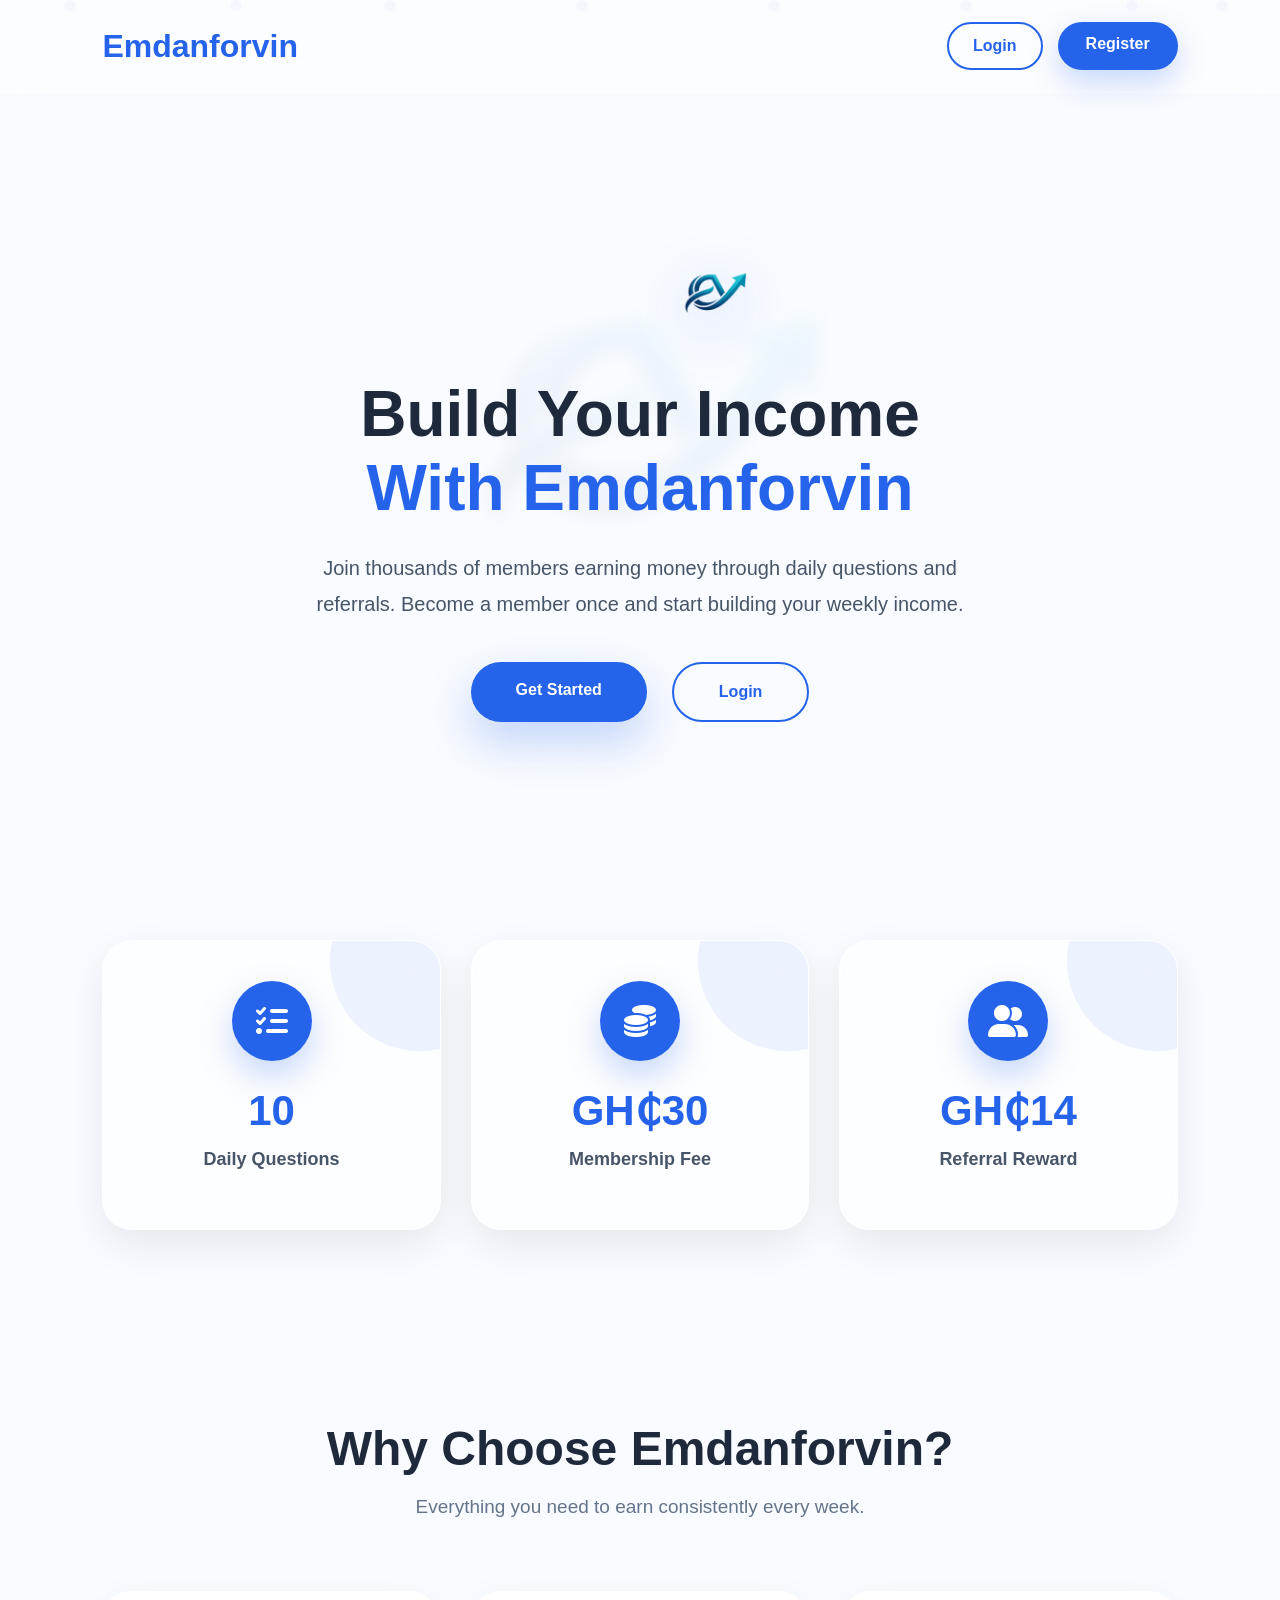
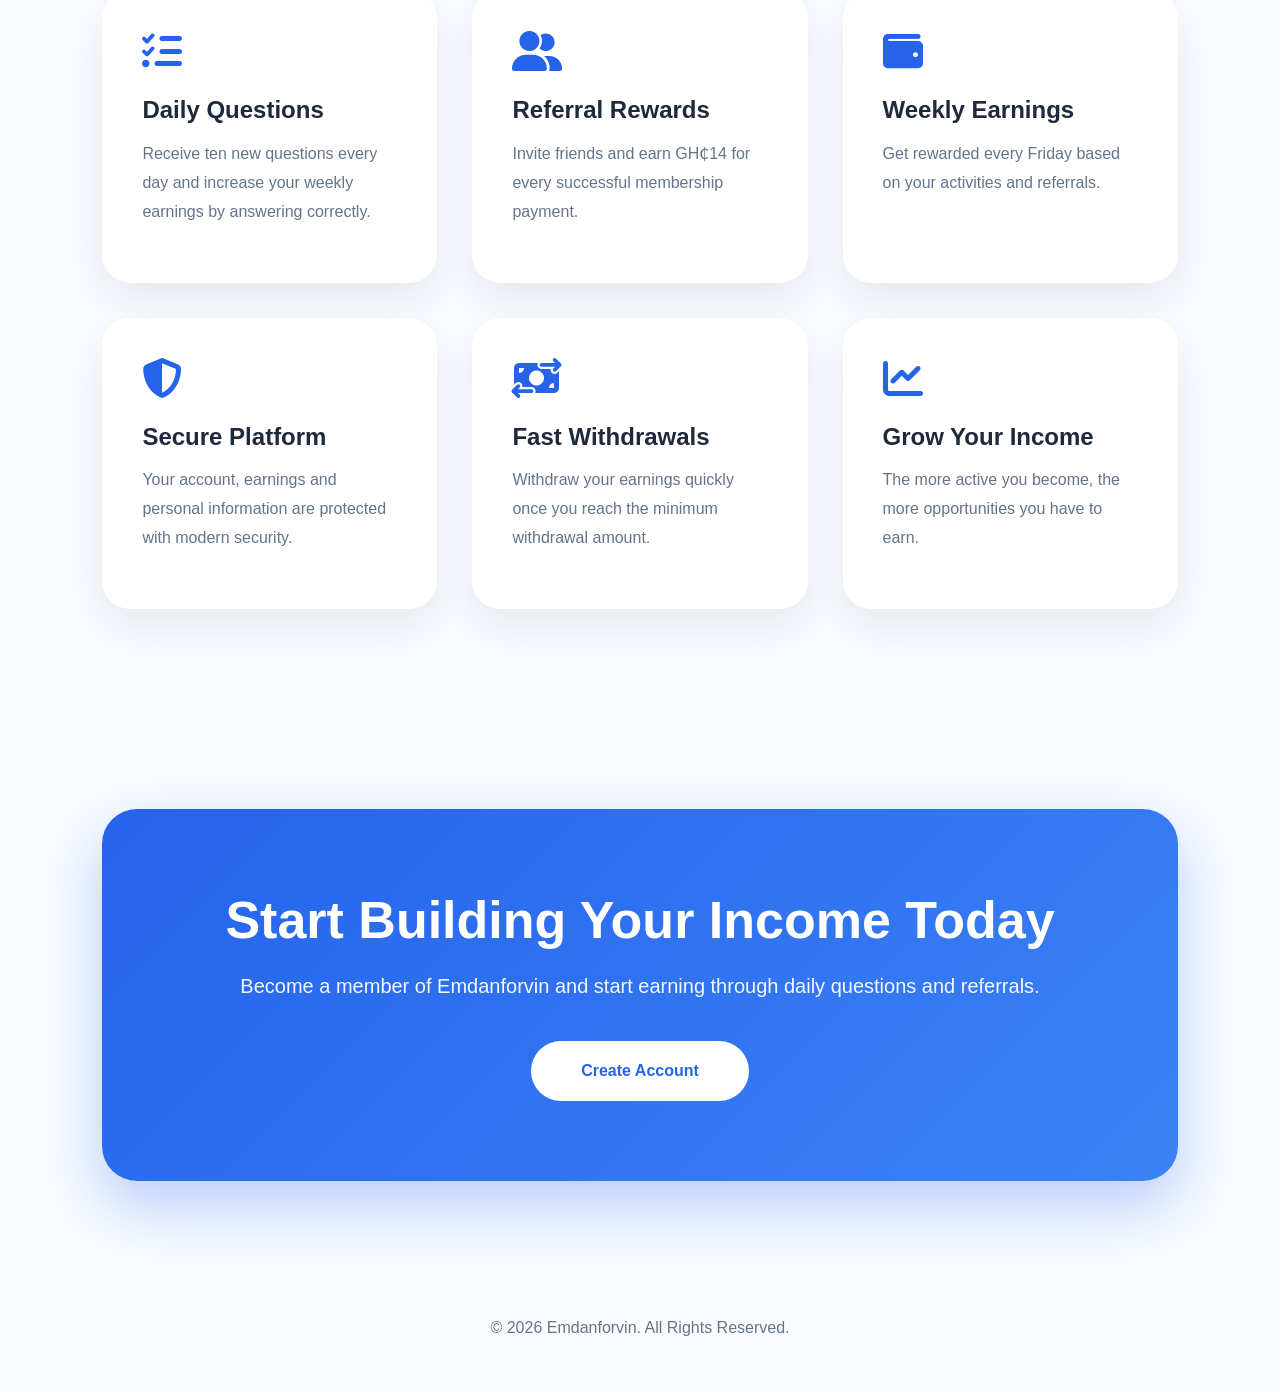
<file: html/index.html>
<!DOCTYPE html>
<html lang="en">

<head>

<meta charset="UTF-8">

<meta
name="viewport"
content="width=device-width, initial-scale=1.0">

<title>Emdanforvin | Earn Every Friday</title>

<link
rel="icon"
type="image/png"
href="images/logo.png">

<link
href="https://cdn.jsdelivr.net/npm/bootstrap@5.3.3/dist/css/bootstrap.min.css"
rel="stylesheet">

<link
rel="stylesheet"
href="https://cdnjs.cloudflare.com/ajax/libs/font-awesome/6.7.2/css/all.min.css">

<link
rel="stylesheet"
href="css/home.css">

</head>

<body>

<!-- Floating Particles -->

<div class="particles">

<span></span>
<span></span>
<span></span>
<span></span>
<span></span>
<span></span>
<span></span>
<span></span>

</div>

<!-- Blurred Logo -->

<div class="background-logo"></div>

<!-- ==========================
NAVBAR
========================== -->

<header>

<nav class="navbar">

<div class="nav-logo">
<div class="brand">


    <h2>Emdanforvin</h2>

</div>

</div>


<div class="nav-buttons">

<a
href="login.html"
class="btn-login">

Login

</a>

<a
href="register.html"
class="btn-register">

Register

</a>

</div>

</nav>

</header>

<!-- ==========================
HERO
========================== -->

<section class="hero">

<div class="hero-content">

<img src="images/hero-logo.png" class="hero-logo">

<h1>

Build Your Income

<span>

With Emdanforvin

</span>

</h1>

<p>

Join thousands of members earning money through daily questions and referrals.

Become a member once and start building your weekly income.

</p>

<div class="hero-buttons">

<a
href="register.html"
class="hero-primary">

Get Started

</a>

<a
href="login.html"
class="hero-secondary">

Login

</a>

</div>

</div>

</section>

<!-- Statistics Section Starts Here -->

<section class="stats">

<div class="stat-card">

<div class="stat-icon">
<i class="fa-solid fa-list-check"></i>
</div>

<h2>10</h2>

<p>Daily Questions</p>

</div>

<div class="stat-card">

<div class="stat-icon">
<i class="fa-solid fa-coins"></i>
</div>

<h2>GH₵30</h2>

<p>Membership Fee</p>

</div>

<div class="stat-card">

<div class="stat-icon">
<i class="fa-solid fa-user-group"></i>
</div>

<h2>GH₵14</h2>

<p>Referral Reward</p>

</div>

</section>
<!-- ==========================================
FEATURES
========================================== -->

<section class="features" id="features">

<div class="section-title">

<h2>

Why Choose Emdanforvin?

</h2>

<p>

Everything you need to earn consistently every week.

</p>

</div>

<div class="features-grid">

<div class="feature-card">

<i class="fa-solid fa-list-check"></i>

<h3>

Daily Questions

</h3>

<p>

Receive ten new questions every day and increase your weekly earnings by answering correctly.

</p>

</div>

<div class="feature-card">

<i class="fa-solid fa-user-group"></i>

<h3>

Referral Rewards

</h3>

<p>

Invite friends and earn GH₵14 for every successful membership payment.

</p>

</div>

<div class="feature-card">

<i class="fa-solid fa-wallet"></i>

<h3>

Weekly Earnings

</h3>

<p>

Get rewarded every Friday based on your activities and referrals.

</p>

</div>

<div class="feature-card">

<i class="fa-solid fa-shield-halved"></i>

<h3>

Secure Platform

</h3>

<p>

Your account, earnings and personal information are protected with modern security.

</p>

</div>

<div class="feature-card">

<i class="fa-solid fa-money-bill-transfer"></i>

<h3>

Fast Withdrawals

</h3>

<p>

Withdraw your earnings quickly once you reach the minimum withdrawal amount.

</p>

</div>

<div class="feature-card">

<i class="fa-solid fa-chart-line"></i>

<h3>

Grow Your Income

</h3>

<p>

The more active you become, the more opportunities you have to earn.

</p>

</div>

</div>

</section>

<!-- ==========================================
CALL TO ACTION
========================================== -->

<section class="cta">

<div class="cta-box">

<h2>

Start Building Your Income Today

</h2>

<p>

Become a member of Emdanforvin and start earning through daily questions and referrals.

</p>

<a href="register.html">

Create Account

</a>

</div>

</section>

<!-- ==========================================
FOOTER
========================================== -->

<footer id="contact">

<p>

© 2026 Emdanforvin. All Rights Reserved.

</p>

</footer>

<script src="js/app.js"></script>

</body>

</html>
</file>
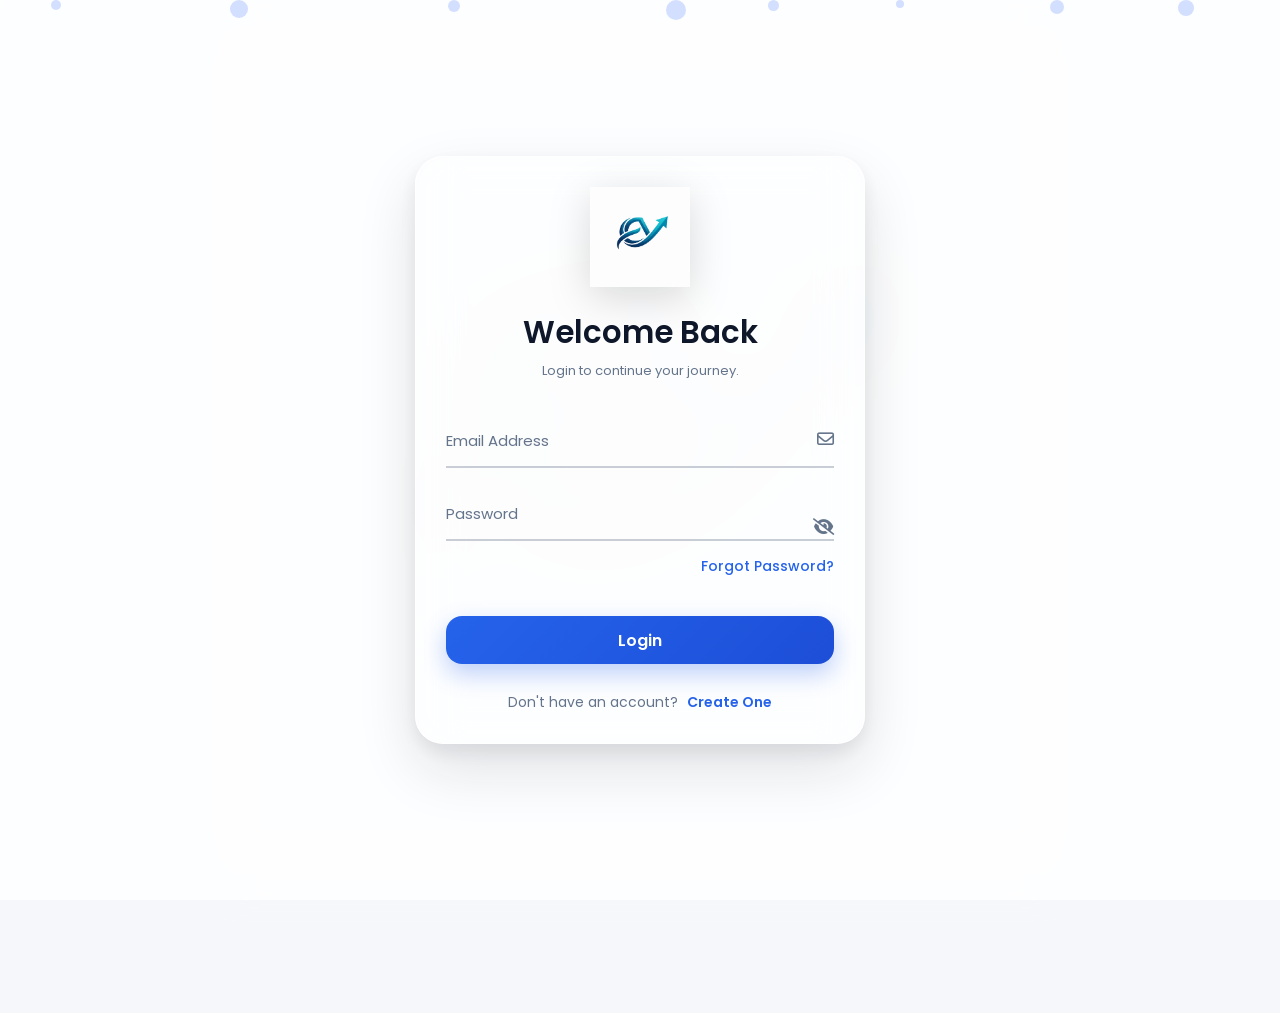
<file: html/dashboard.html>
<!DOCTYPE html>
<html lang="en">

<head>

<meta charset="UTF-8">
<meta name="viewport" content="width=device-width, initial-scale=1.0">
<link rel="icon" type="image/png" href="images/logo.png">

<title>Emdanforvin Dashboard</title>

<link href="https://cdn.jsdelivr.net/npm/bootstrap@5.3.3/dist/css/bootstrap.min.css" rel="stylesheet">

<link rel="stylesheet"
href="https://cdnjs.cloudflare.com/ajax/libs/font-awesome/6.5.2/css/all.min.css">

<link rel="stylesheet" href="css/dashbaord.css">

</head>

<body>

<!-- Mobile Overlay -->

<div class="overlay" id="overlay"></div>

<!-- ================= Sidebar ================= -->

<aside class="sidebar" id="sidebar">

<div class="logo">

<div class="sidebar-logo">
    <img src="images/logo.png" alt="Logo">
    <span>Emdanforvin</span>
</div>

</div>

<ul>

<li class="active">

<a href="dashboard.html">

<i class="fa-solid fa-house"></i>

Dashboard

</a>

</li>

<li>

<a href="questions.html">

<i class="fa-solid fa-circle-question"></i>

Daily Questions

</a>

</li>


<li>

<a href="wallet.html">

<i class="fa-solid fa-wallet"></i>

Wallet

</a>

</li>

<li>

<a href="withdraw.html">

<i class="fa-solid fa-money-bill-wave"></i>

Withdraw

</a>

</li>

<li>

<a href="profile.html">

<i class="fa-solid fa-user"></i>

Profile

</a>

</li>



</ul>

<button class="logout-btn" id="logoutBtn">

<i class="fa-solid fa-right-from-bracket"></i>

Logout

</button>

</aside>

<!-- ================= Main ================= -->

<div class="main">

<!-- ================= Topbar ================= -->

<nav class="topbar">

<div class="left">

<button id="menuBtn">

<i class="fa-solid fa-bars"></i>

</button>

<h3>Dashboard</h3>

</div>

<div class="right">

<div class="notification-menu">

<button class="icon-btn" id="notificationBtn">

<i class="fa-solid fa-bell"></i>

<span class="badge-dot"></span>

</button>

<div class="notification-dropdown" id="notificationDropdown">

<h5>Notifications</h5>

<div id="notificationList">

<p>No notifications yet.</p>

</div>

</div>

</div>

<button class="icon-btn" id="themeBtn">

<i class="fa-solid fa-moon"></i>

</button>

<div class="admin-menu">

<div class="admin-box" id="adminBtn">

<div class="avatar" id="avatar">

U

</div>

<div>

<h6 id="memberName">

Loading...

</h6>

<small id="memberStatus">

Member

</small>

</div>

<i class="fa-solid fa-chevron-down"></i>

</div>

<div class="dropdown-menu" id="adminDropdown">

<a href="profile.html">

<i class="fa-solid fa-user"></i>

Profile

</a>



<a href="#" id="logoutLink">

<i class="fa-solid fa-right-from-bracket"></i>

Logout

</a>

</div>

</div>

</div>

</nav>

<!-- ================= Welcome ================= -->

<section class="welcome-card">

<div>

<h2>

Welcome,

<span id="welcomeName">

Loading...

</span>

👋

</h2>

<p>

Membership:

<strong id="membershipStatus">

Loading...

</strong>

</p>
<div class="referral-box">

<div class="referral-title">

<i class="fa-solid fa-gift"></i>

<span>Invite Friends & Earn</span>

</div>

<div>

<label class="referral-label">

Referral Code

</label>

<div class="referral-field">

<input
type="text"
id="referralCode"
readonly>

<button id="copyCodeBtn">

<i class="fa-solid fa-copy"></i>

</button>

</div>

</div>

<div>

<label class="referral-label">

Referral Link

</label>

<div class="referral-field">

<input
type="text"
id="referralLink"
readonly>

<button id="copyReferralBtn">

<i class="fa-solid fa-link"></i>

</button>

</div>

</div>

<div class="referral-buttons">

<button
class="share-btn"
id="shareReferralBtn">

<i class="fa-solid fa-share-nodes"></i>

Share Referral Link

</button>

</div>

</div></section>

<!-- ================= Cards ================= -->

<section class="cards">

<div class="dashboard-card blue">

<div>

<span>Question Wallet</span>

<h2 id="questionWallet">

GHS 0.00

</h2>

<small>Available earnings</small>

</div>

<div class="card-icon">

<i class="fa-solid fa-wallet"></i>

</div>

</div>

<div class="dashboard-card green">

<div>

<span>Referral Wallet</span>

<h2 id="referralWallet">
GHS 0.00
</h2>

<small>Referral earnings</small>

</div>

<div class="card-icon">

<i class="fa-solid fa-money-bill-wave"></i>

</div>

</div>

<div class="dashboard-card purple">

<div>

<span>Total Referrals</span>

<h2 id="totalReferrals">

0

</h2>

<small>People referred</small>

</div>

<div class="card-icon">

<i class="fa-solid fa-user-group"></i>

</div>

</div>

<div class="dashboard-card orange">

<div>

<span>Membership</span>

<h2 id="membershipCard">

Inactive

</h2>

<small>Current account status</small>

</div>

<div class="card-icon">

<i class="fa-solid fa-crown"></i>

</div>

</div>

</section>

<!-- ================= Dashboard Grid ================= -->

<section class="dashboard-grid">

<!-- Recent Activity -->

<div class="activity-card">

<div class="card-header">

<h3>Recent Activity</h3>

</div>

<div id="activityList">

<p>No recent activity.</p>

</div>

</div>

<!-- Recent Transactions -->

<div class="table-card">

<div class="card-header">

<h3>Recent Transactions</h3>

</div>

<table>

<thead>

<tr>

<th>Date</th>

<th>Amount</th>

<th>Description</th>

</tr>

</thead>

<tbody id="transactionTable">

<tr>

<td colspan="3">

No transactions available.

</td>

</tr>

</tbody>

</table>

</div>

</section>

<!-- ================= Bottom Cards ================= -->

<section class="bottom-grid">

<div class="table-card">

<div class="card-header">

<h3>Referral Progress</h3>

</div>

<div class="progress-area">

<h2 id="referralCount">

0 Referrals

</h2>

<div class="progress">

<div class="progress-bar"

id="progressBar"

style="width:0%">

</div>

</div>

<p>

Invite friends and grow your earnings.

</p>

</div>

</div>

<div class="table-card">

<div class="card-header">

<h3>Latest Announcement</h3>

</div>

<div class="announcement">

<i class="fa-solid fa-bullhorn"></i>

<p id="announcementText">

Welcome to Emdanforvin!

Stay active and keep referring friends to earn more.

</p>

</div>

</div>

</section>

</div>

<script src="js/dashboard.js"></script>

</body>

</html>
</file>
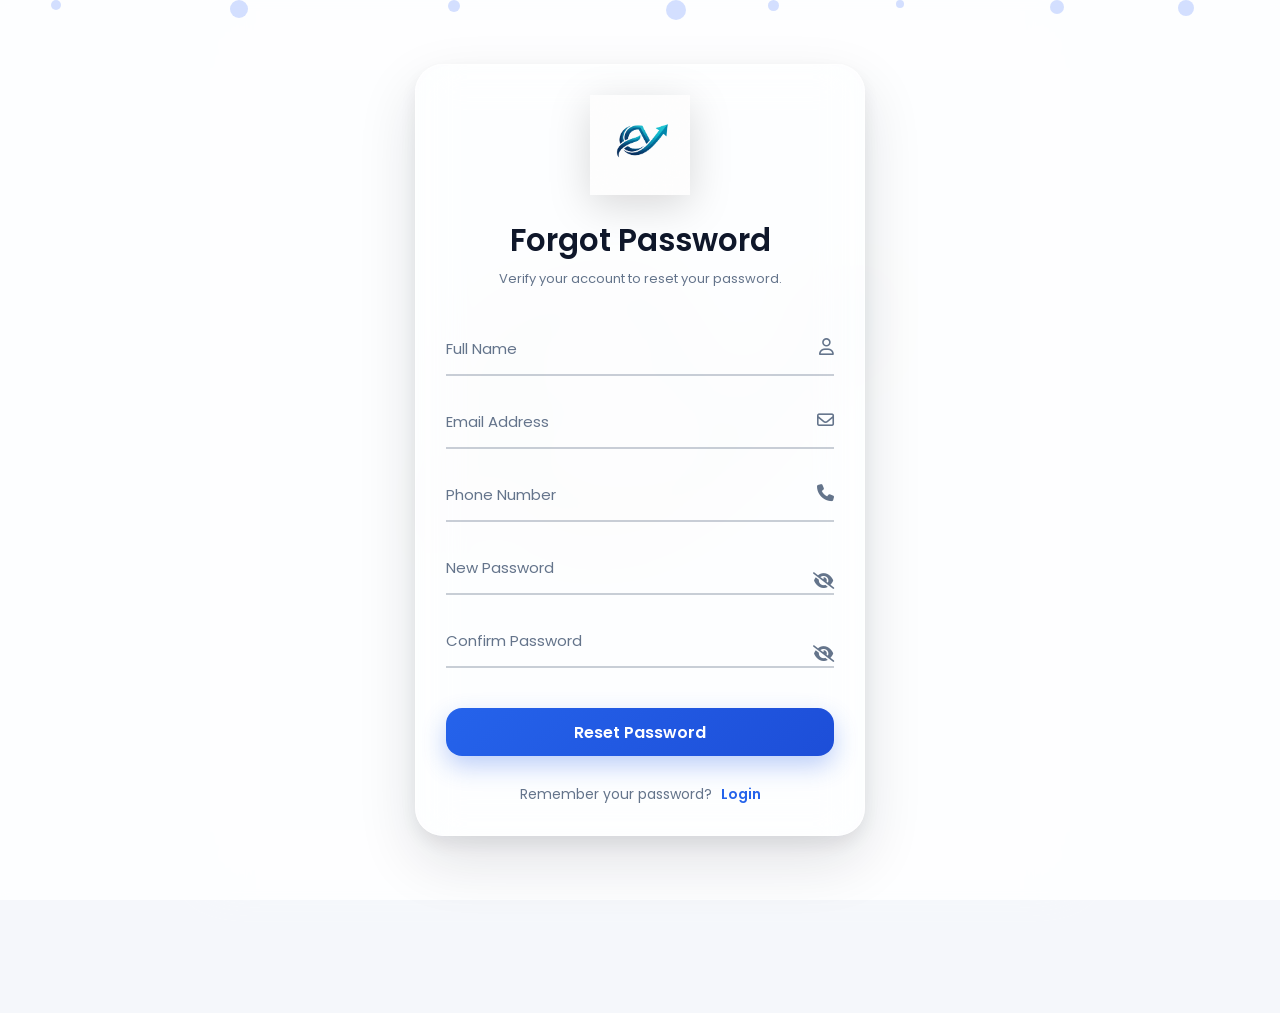
<file: html/forgot-password.html>
<!DOCTYPE html>
<html lang="en">

<head>

<meta charset="UTF-8">

<meta name="viewport"
content="width=device-width, initial-scale=1.0">

<title>Forgot Password | Emdanforvin</title>
<link rel="icon" type="image/png" href="images/logo.png">

<link rel="stylesheet"
href="https://cdnjs.cloudflare.com/ajax/libs/font-awesome/6.6.0/css/all.min.css">

<link rel="stylesheet"
href="css/auth.css">

</head>

<body>

<!-- Floating Particles -->

<div class="particles">

<span></span>
<span></span>
<span></span>
<span></span>
<span></span>
<span></span>
<span></span>
<span></span>

</div>

<!-- Glass Card -->

<div class="auth-card">

<div class="logo-area">

<img
src="images/logo.png"
class="logo"
alt="Logo">

<h2>Forgot Password</h2>

<p>

Verify your account to reset your password.

</p>

</div>

<form id="resetForm">

<div class="form-group">

<input
type="text"
id="fullname"
required>

<label>

Full Name

</label>

<i class="fa-regular fa-user"></i>

</div>

<div class="form-group">

<input
type="email"
id="email"
required>

<label>

Email Address

</label>

<i class="fa-regular fa-envelope"></i>

</div>

<div class="form-group">

<input
type="text"
id="phone"
required>

<label>

Phone Number

</label>

<i class="fa-solid fa-phone"></i>

</div>

<div class="form-group password-group">

<input
type="password"
id="newPassword"
required>

<label>

New Password

</label>



<span id="togglePassword">
    <i class="fa-solid fa-eye-slash"></i>
</span>

</div>

<div class="form-group password-group">

<input
type="password"
id="confirmPassword"
required>

<label>

Confirm Password

</label>



<span id="toggleConfirm">
    <i class="fa-solid fa-eye-slash"></i>
</span>

</div>

<div id="message"></div>

<button
type="submit">

Reset Password

</button>

</form>

<div class="bottom-link">

Remember your password?

<a href="login.html">

Login

</a>

</div>

</div>

<script src="js/forgot-password.js"></script>

</body>

</html>
</file>
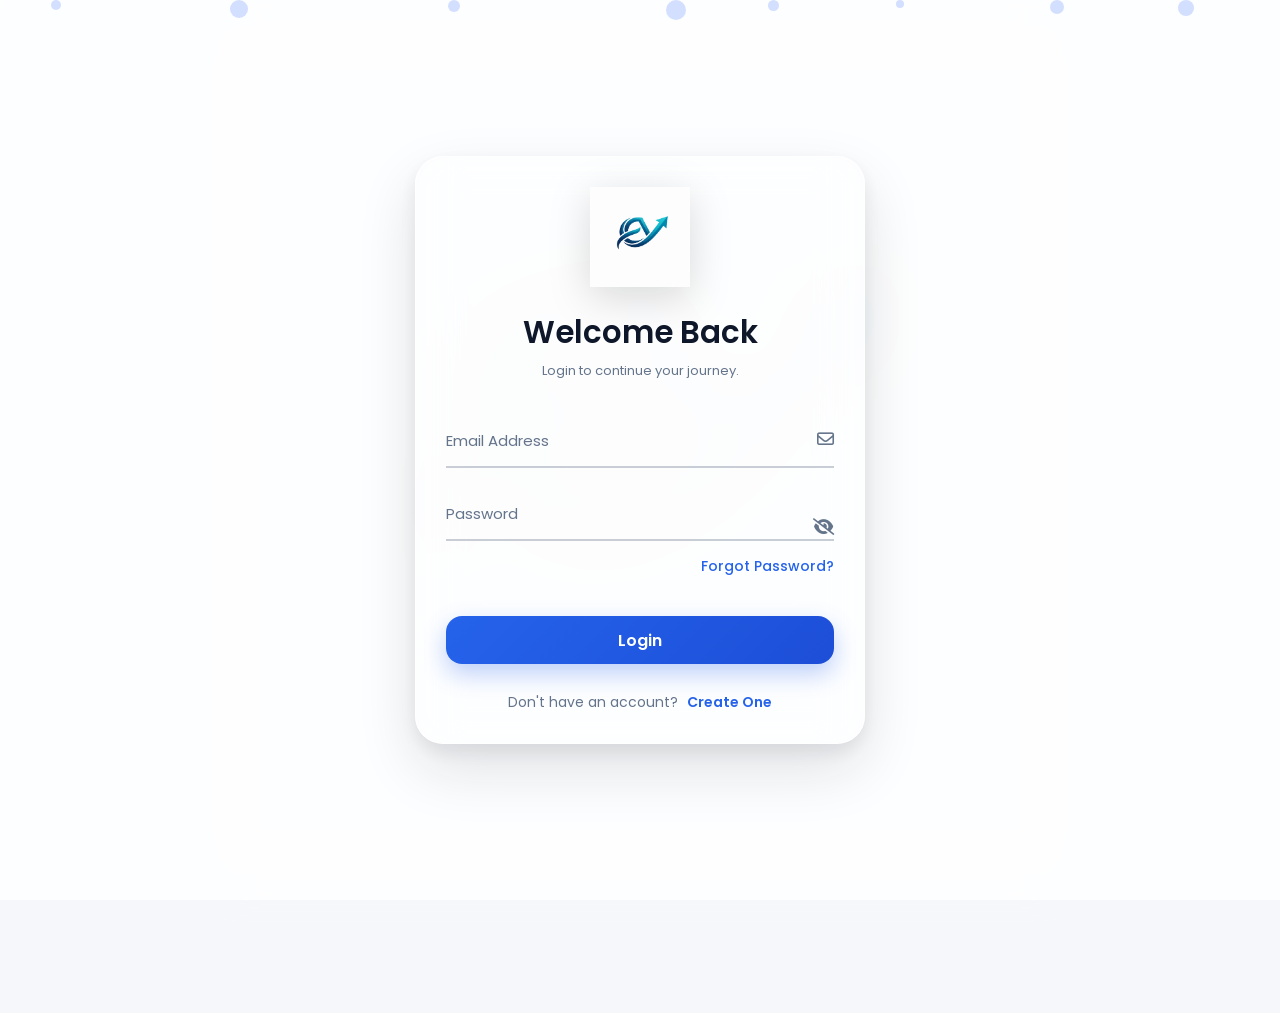
<file: html/login.html>
<!DOCTYPE html>
<html lang="en">

<head>
    <link rel="icon" type="image/png" href="images/logo.png">

<meta charset="UTF-8">

<meta name="viewport" content="width=device-width, initial-scale=1.0">

<title>Login | Emdanforvin</title>

<link rel="stylesheet"
href="https://cdnjs.cloudflare.com/ajax/libs/font-awesome/6.6.0/css/all.min.css">

<link rel="stylesheet"
href="css/auth.css">

</head>

<body>

<!-- Floating Particles -->

<div class="particles">

<span></span>
<span></span>
<span></span>
<span></span>
<span></span>
<span></span>
<span></span>
<span></span>

</div>

<!-- Card -->

<div class="auth-card">

<div class="logo-area">

<img src="images/logo.png" class="logo">

<h2>Welcome Back</h2>

<p>Login to continue your journey.</p>

</div>

<form id="loginForm">

<div class="form-group">

<input
type="email"
id="email"
required>

<label>Email Address</label>

<i class="fa-regular fa-envelope"></i>

</div>

<div class="form-group password-group">

<input
type="password"
id="password"
required>

<label>Password</label>



<span id="togglePassword">

<i class="fa-solid fa-eye-slash"></i>

</span>

</div>

<div class="forgot-link">

<a href="forgot-password.html">

Forgot Password?

</a>

</div>

<button type="submit">

Login

</button>

</form>

<div class="bottom-link">

Don't have an account?

<a href="register.html">

Create One

</a>

</div>

</div>

<script src="js/login.js"></script>

</body>

</html>
</file>
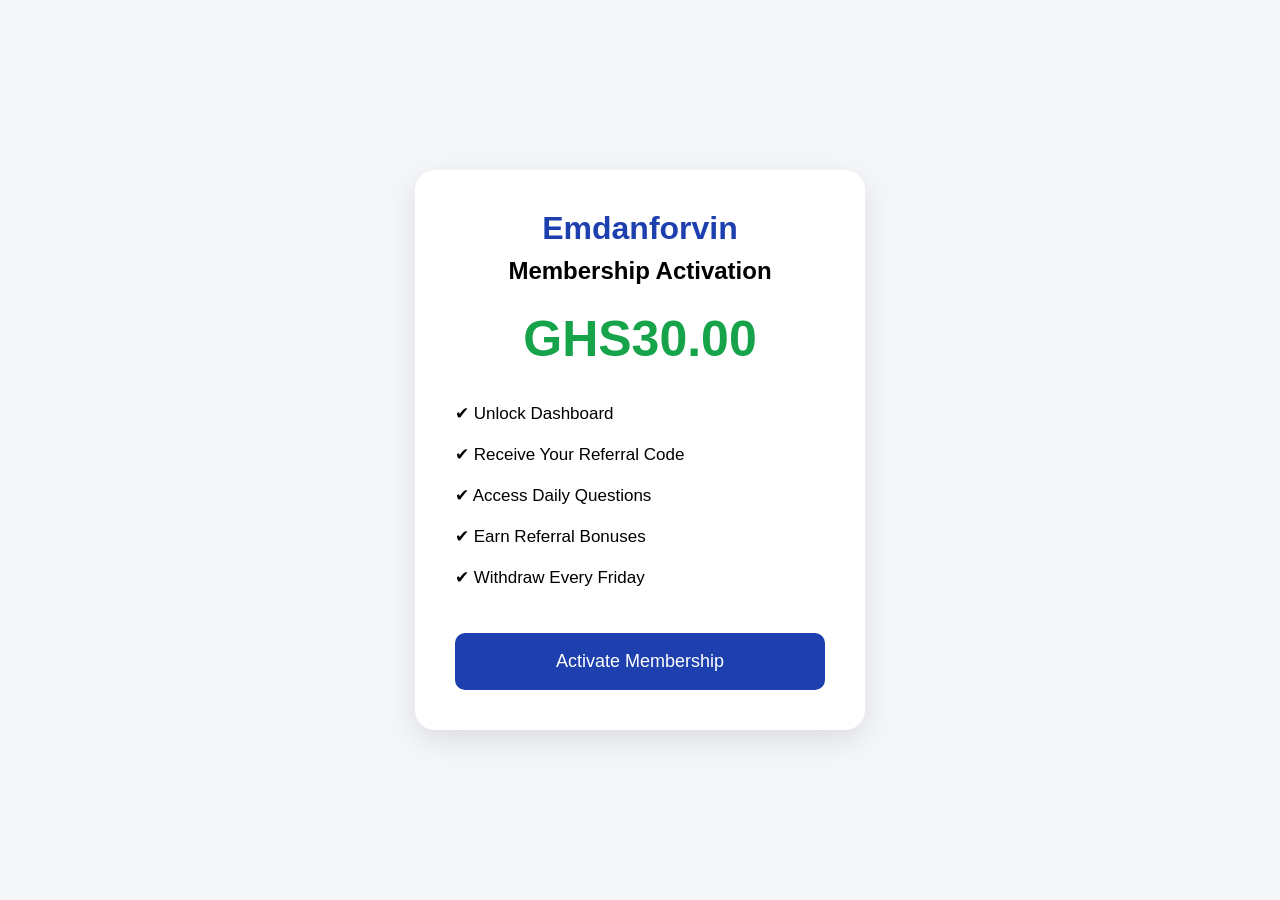
<file: html/membership.html>
<!DOCTYPE html>
<html lang="en">

<head>

<meta charset="UTF-8">

<meta name="viewport" content="width=device-width, initial-scale=1.0">
<link rel="icon" type="image/png" href="images/logo.png">

<title>Membership</title>

<link rel="stylesheet" href="css/membership.css">

</head>

<body>

<div class="container">

    <div class="card">

        <h1>Emdanforvin</h1>

        <h2>Membership Activation</h2>

        <div class="price">

           GHS30.00

        </div>

        <ul>

            <li>✔ Unlock Dashboard</li>

            <li>✔ Receive Your Referral Code</li>

            <li>✔ Access Daily Questions</li>

            <li>✔ Earn Referral Bonuses</li>

            <li>✔ Withdraw Every Friday</li>

        </ul>

        <button id="payBtn">

            Activate Membership

        </button>

    </div>

</div>

<script src="js/membership.js"></script>

</body>

</html>
</file>
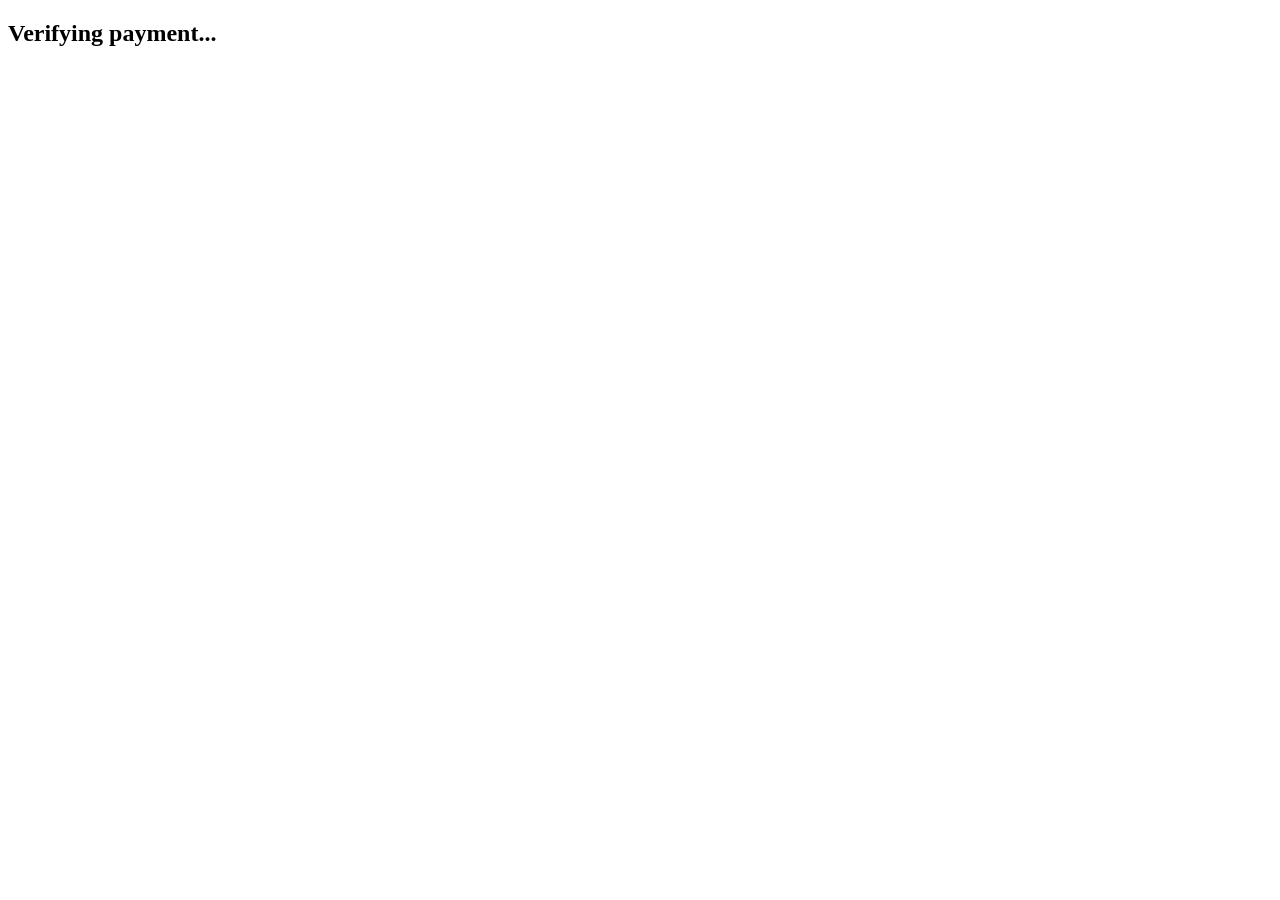
<file: html/payment-success.html>
<!DOCTYPE html>
<html>

<head>
    <title>Payment Verification</title>
    <link rel="icon" type="image/png" href="images/logo.png">
</head>

<body>

<h2>Verifying payment...</h2>


<script src="js/payment-success.js"></script>

</body>

</html>
</file>
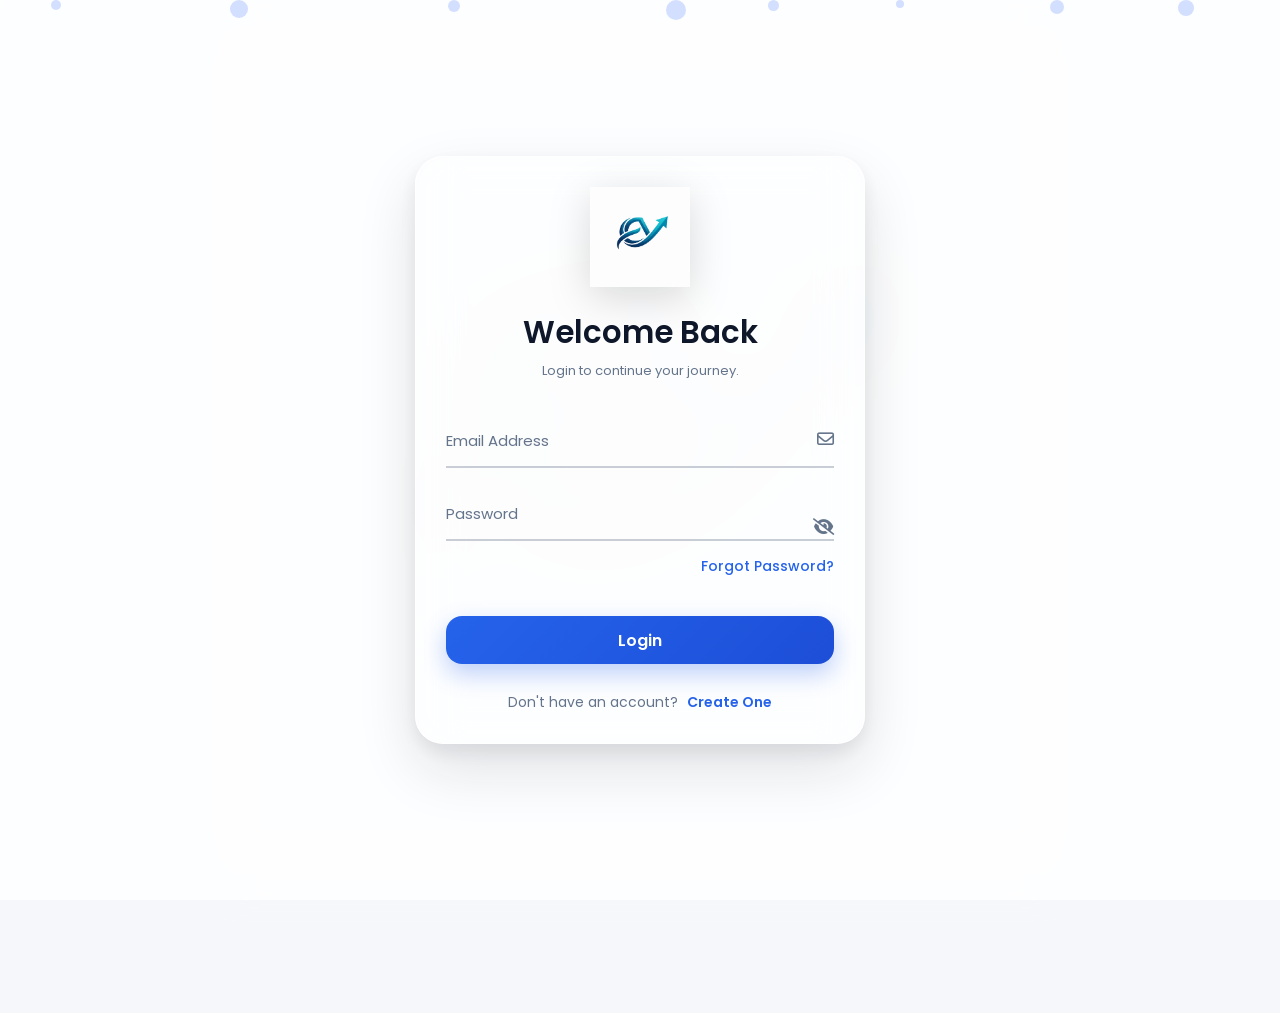
<file: html/profile.html>
<!DOCTYPE html>
<html lang="en">

<head>

<meta charset="UTF-8">

<meta name="viewport" content="width=device-width, initial-scale=1.0">
<link rel="icon" type="image/png" href="images/logo.png">

<title>My Profile</title>

<link rel="stylesheet" href="css/profile.css">

<link rel="stylesheet"
href="https://cdnjs.cloudflare.com/ajax/libs/font-awesome/6.5.2/css/all.min.css">

</head>

<body>
    <a href="dashboard.html" class="back-btn">
    ← Back to Dashboard
</a>

<div class="container">

<h2>

<i class="fa-solid fa-user"></i>

My Profile

</h2>

<div class="profile-card">

<div class="avatar" id="avatar">

U

</div>

<h3 id="fullname">

Loading...

</h3>

<p id="status">

Loading...

</p>

</div>

<div class="info-card">

<h3>Account Information</h3>

<div class="row">

<label>Email</label>

<p id="email"></p>

</div>

<div class="row">

<label>Phone</label>

<p id="phone"></p>

</div>

<div class="row">

<label>Referral Code</label>

<p id="referralCode"></p>

</div>

<div class="row">

<label>Question Wallet</label>

<p id="questionBalance"></p>

</div>

<div class="row">

<label>Referral Wallet</label>

<p id="referralBalance"></p>

</div>

</div>

<div class="actions">

<button id="editPhoneBtn">

<i class="fa-solid fa-phone"></i>

Edit Phone Number

</button>

<button id="changePasswordBtn">

<i class="fa-solid fa-lock"></i>

Change Password

</button>

</div>

</div>

<script src="js/profile.js"></script>

</body>

</html>
</file>
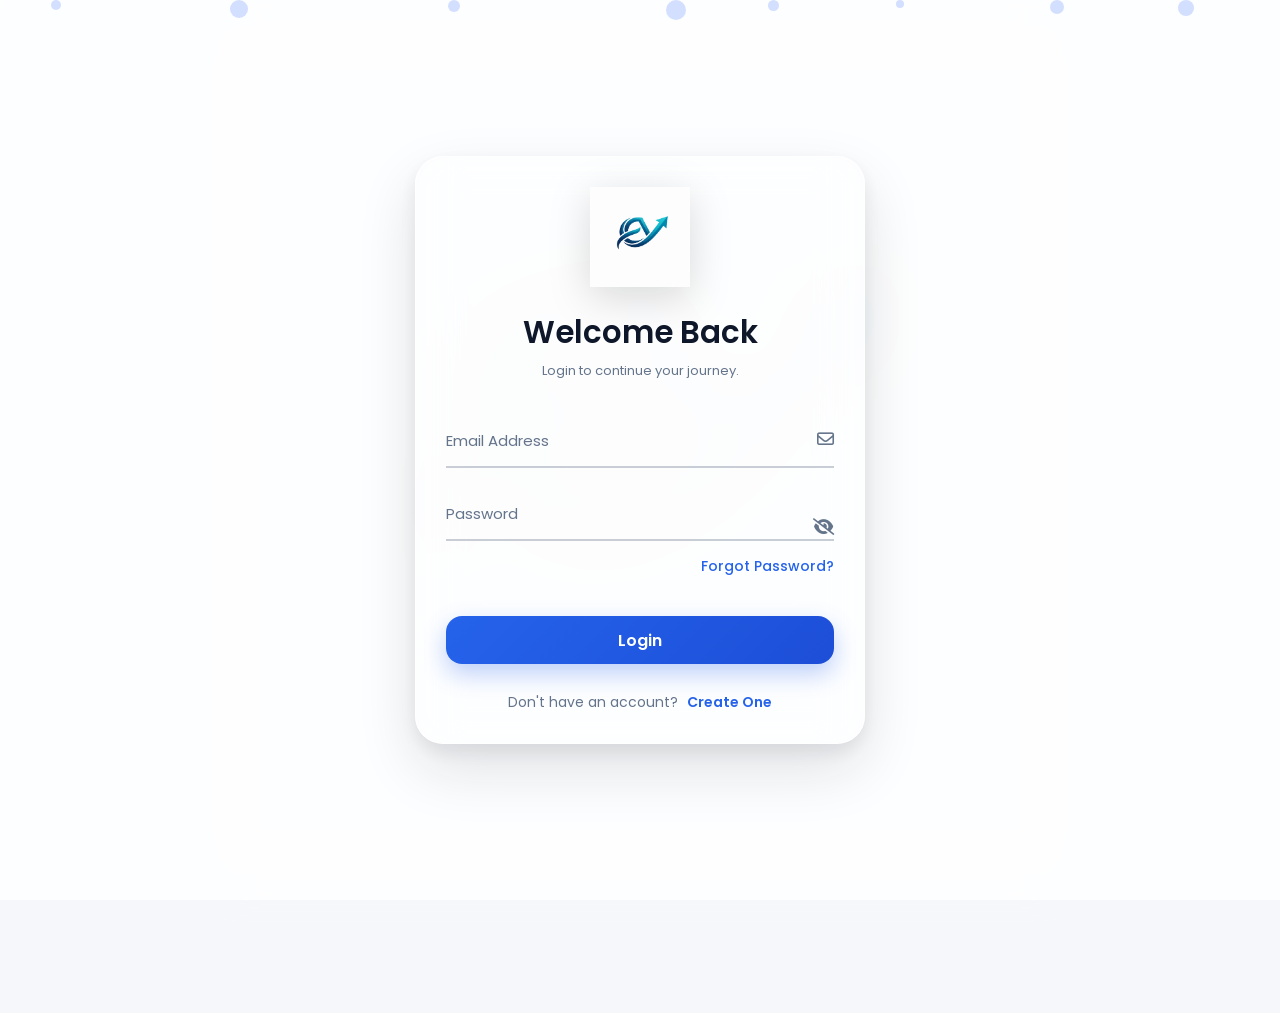
<file: html/questions.html>
<!DOCTYPE html>
<html lang="en">

<head>

<meta charset="UTF-8">

<meta name="viewport" content="width=device-width, initial-scale=1.0">
<link rel="icon" type="image/png" href="images/logo.png">

<title>Today's Questions</title>

<link rel="stylesheet" href="css/questions.css">

</head>

<body>
    <a href="dashboard.html" class="back-btn">
    ← Back to Dashboard
</a>

<div class="container">

    <div class="box">

        <h2>Today's Questions</h2>

        <form id="questionForm">

    <div id="quizIntro">

        <h3>📋 Instructions</h3>

        <ul class="instructions">

            <li>You have <strong>40 seconds</strong> to complete today's quiz.</li>

            <li>There are <strong>10 questions</strong>.</li>

            <li>Each question has only one correct answer.</li>

            <li>You can only answer today's quiz once.</li>

            <li>Your answers will be submitted automatically when the timer reaches zero.</li>

        </ul>

        <button type="button" id="startQuizBtn" class="start-btn">

            ▶ Start Quiz

        </button>

    </div>

    <div id="quizArea" style="display:none;">

        <div class="quiz-header">

            <div class="timer-box">

                ⏳ Time Left

                <span id="timer">00:40</span>

            </div>

        </div>

        <div id="questions"></div>

        <button type="submit" class="submitBtn">

            Submit Answers

        </button>

    </div>

</form>
    </div>

</div>

<script src="js/questions.js"></script>

</body>

</html>
</file>
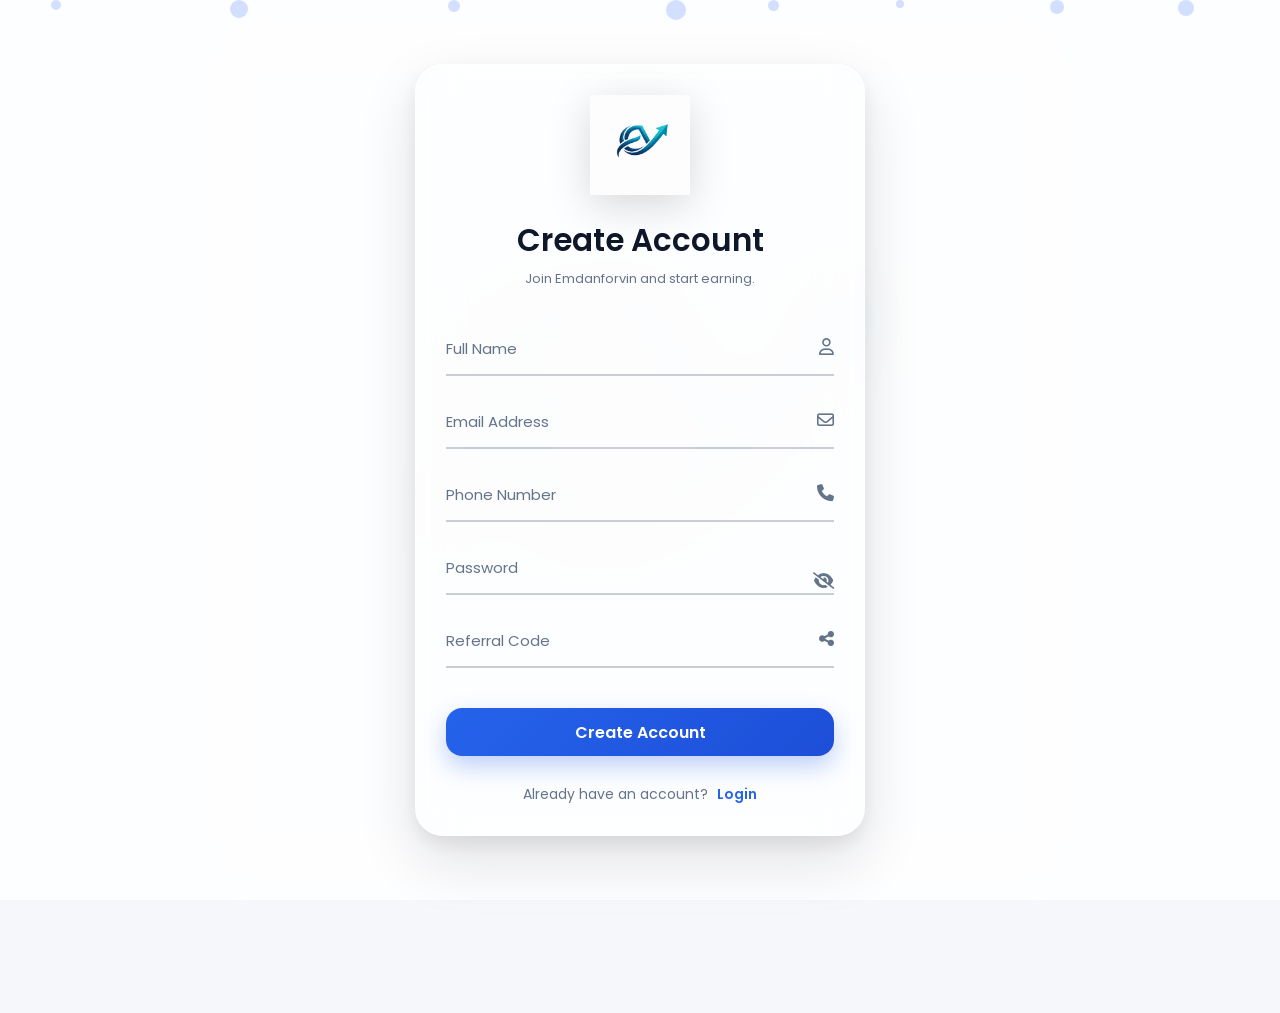
<file: html/register.html>
<!DOCTYPE html>
<html lang="en">

<head>

<meta charset="UTF-8">

<meta name="viewport"
content="width=device-width, initial-scale=1.0">
<link rel="icon" type="image/png" href="images/logo.png">

<title>Register | Emdanforvin</title>

<link rel="stylesheet"
href="https://cdnjs.cloudflare.com/ajax/libs/font-awesome/6.6.0/css/all.min.css">

<link rel="stylesheet"
href="css/auth.css">

</head>

<body>
    

<!-- Floating Particles -->

<div class="particles">

<span></span>
<span></span>
<span></span>
<span></span>
<span></span>
<span></span>
<span></span>
<span></span>

</div>

<!-- Card -->

<div class="auth-card">

<div class="logo-area">

<img
src="images/logo.png"
class="logo"
alt="Logo">

<h2>Create Account</h2>

<p>

Join Emdanforvin and start earning.

</p>

</div>

<form id="registerForm">

<div class="form-group">

<input
type="text"
id="fullname"
required>

<label>

Full Name

</label>

<i class="fa-regular fa-user"></i>

</div>

<div class="form-group">

<input
type="email"
id="email"
required>

<label>

Email Address

</label>

<i class="fa-regular fa-envelope"></i>

</div>

<div class="form-group">

<input
type="text"
id="phone"
required>

<label>

Phone Number

</label>

<i class="fa-solid fa-phone"></i>

</div>

<div class="form-group password-group">

<input
type="password"
id="password"
required>

<label>

Password

</label>



<span
id="togglePassword">

<i class="fa-solid fa-eye-slash"></i>

</span>

</div>

<div class="form-group">

<input
type="text"
id="referral"
required>

<label>

Referral Code

</label>

<i class="fa-solid fa-share-nodes"></i>

</div>

<button
type="submit">

Create Account

</button>

</form>

<div class="bottom-link">

Already have an account?

<a href="login.html">

Login

</a>

</div>

</div>


<script src="js/register.js"></script>

</body>

</html>
</file>
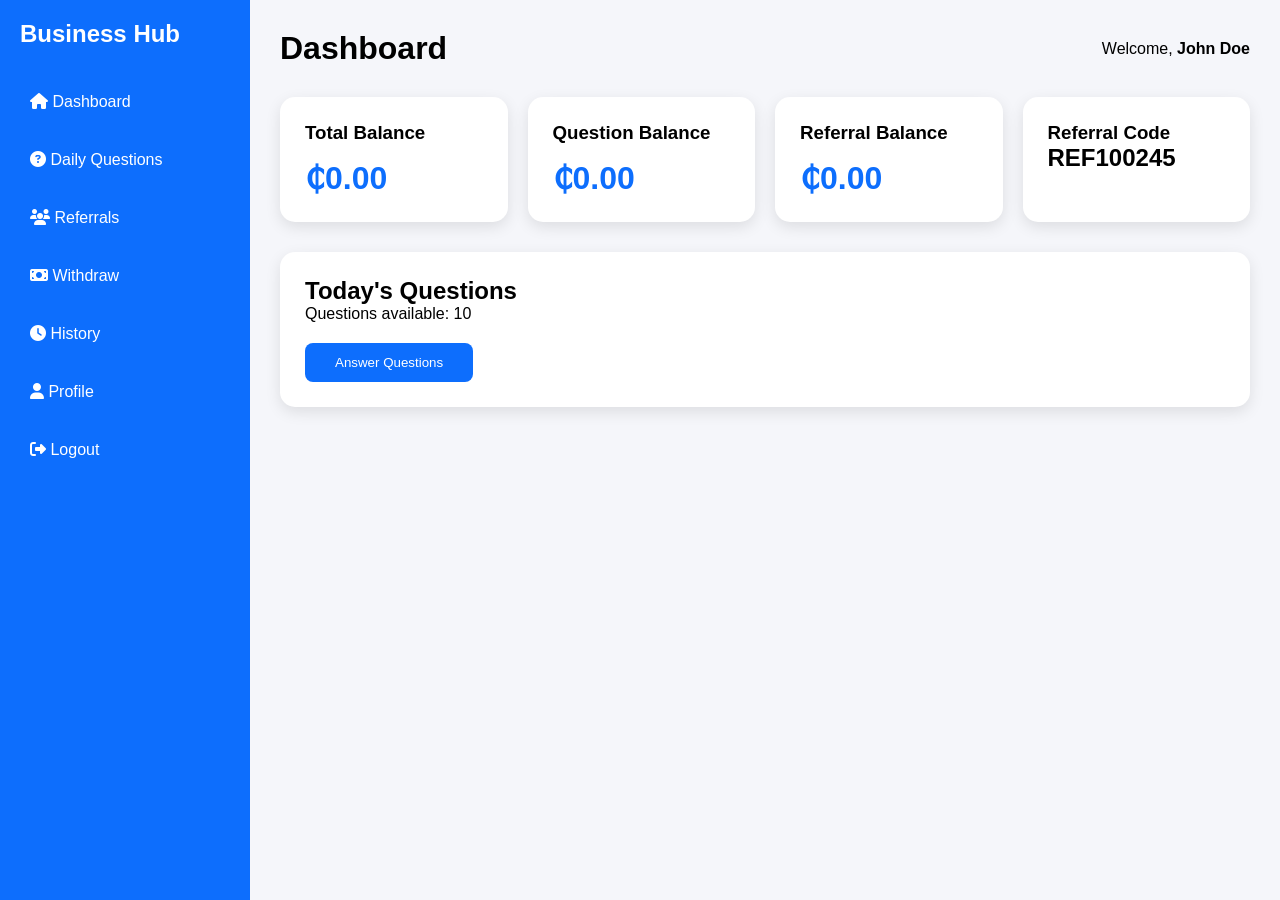
<file: html/user-dashboard.html>
<!DOCTYPE html>
<html lang="en">
<head>
<meta charset="UTF-8">
<meta name="viewport" content="width=device-width, initial-scale=1.0">
<link rel="icon" type="image/png" href="images/logo.png">

<title>Business Hub</title>

<link rel="stylesheet" href="css/user-dashboard.css">

<link rel="stylesheet"
href="https://cdnjs.cloudflare.com/ajax/libs/font-awesome/6.5.2/css/all.min.css">

</head>

<body>

<div class="sidebar">

<h2>Business Hub</h2>

<a href="#">
<i class="fa fa-home"></i>
Dashboard
</a>

<a href="#">
<i class="fa fa-question-circle"></i>
Daily Questions
</a>

<a href="#">
<i class="fa fa-users"></i>
Referrals
</a>

<a href="#">
<i class="fa fa-money-bill"></i>
Withdraw
</a>

<a href="#">
<i class="fa fa-clock"></i>
History
</a>

<a href="#">
<i class="fa fa-user"></i>
Profile
</a>

<a href="#">
<i class="fa fa-right-from-bracket"></i>
Logout
</a>

</div>

<div class="main">

<div class="top">

<h1>Dashboard</h1>

<div class="user">

Welcome,

<b id="userName">
Member
</b>

</div>

</div>

<div class="cards">

<div class="card">

<h3>Total Balance</h3>

<h1 id="walletBalance">
₵0.00
</h1>

</div>

<div class="card">

<h3>Question Balance</h3>

<h1 id="questionBalance">
₵0.00
</h1>

</div>

<div class="card">

<h3>Referral Balance</h3>

<h1 id="referralBalance">
₵0.00
</h1>

</div>

<div class="card">

<h3>Referral Code</h3>

<h2 id="referralCode">
------
</h2>

</div>

</div>

<div class="today">

<h2>Today's Questions</h2>

<p>

Questions available:
<span id="questionCount">
10
</span>

</p>

<a href="questions.html">

<button>

Answer Questions

</button>

</a>

</div>

</div>

<script src="js/user-dashboard.js"></script>

</body>

</html>
</file>
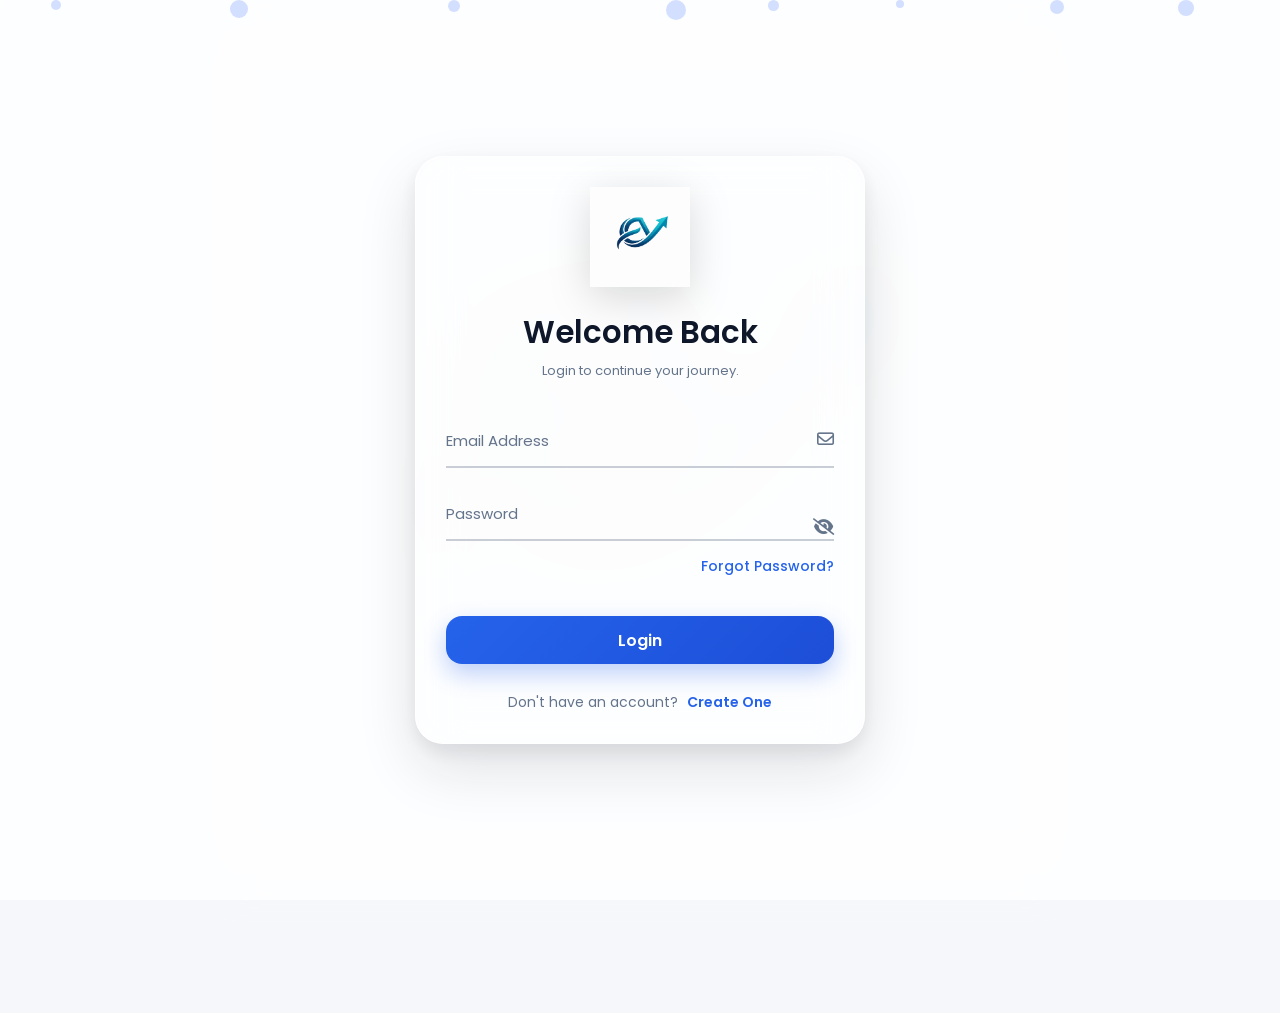
<file: html/wallet.html>
<!DOCTYPE html>
<html lang="en">

<head>

<meta charset="UTF-8">
<meta name="viewport" content="width=device-width, initial-scale=1.0">
<link rel="icon" type="image/png" href="images/logo.png">
<title>Wallet</title>

<link rel="stylesheet" href="css/wallet.css">

<link rel="stylesheet"
href="https://cdnjs.cloudflare.com/ajax/libs/font-awesome/6.5.2/css/all.min.css">

</head>

<body>
    <a href="dashboard.html" class="back-btn">
    ← Back to Dashboard
</a>

<div class="container">

    <h1>My Wallet</h1>

    <div class="cards">

        <div class="card blue">

            <i class="fa-solid fa-wallet"></i>

            <h3>Question Wallet</h3>

            <h2 id="questionWallet">
                GHS 0.00
            </h2>

        </div>

        <div class="card green">

            <i class="fa-solid fa-user-group"></i>

            <h3>Referral Wallet</h3>

            <h2 id="referralWallet">
                GHS 0.00
            </h2>

        </div>

        <div class="card purple">

            <i class="fa-solid fa-coins"></i>

            <h3>Total Balance</h3>

            <h2 id="totalBalance">
                GHS 0.00
            </h2>

        </div>

    </div>

    <div class="history">

        <h2>Recent Transactions</h2>

        <div id="transactionList">

            <p>No transactions yet.</p>

        </div>

    </div>

    <a href="withdraw.html" class="withdrawBtn">

        Withdraw Earnings

    </a>

</div>

<script src="js/wallet.js"></script>

</body>

</html>
</file>
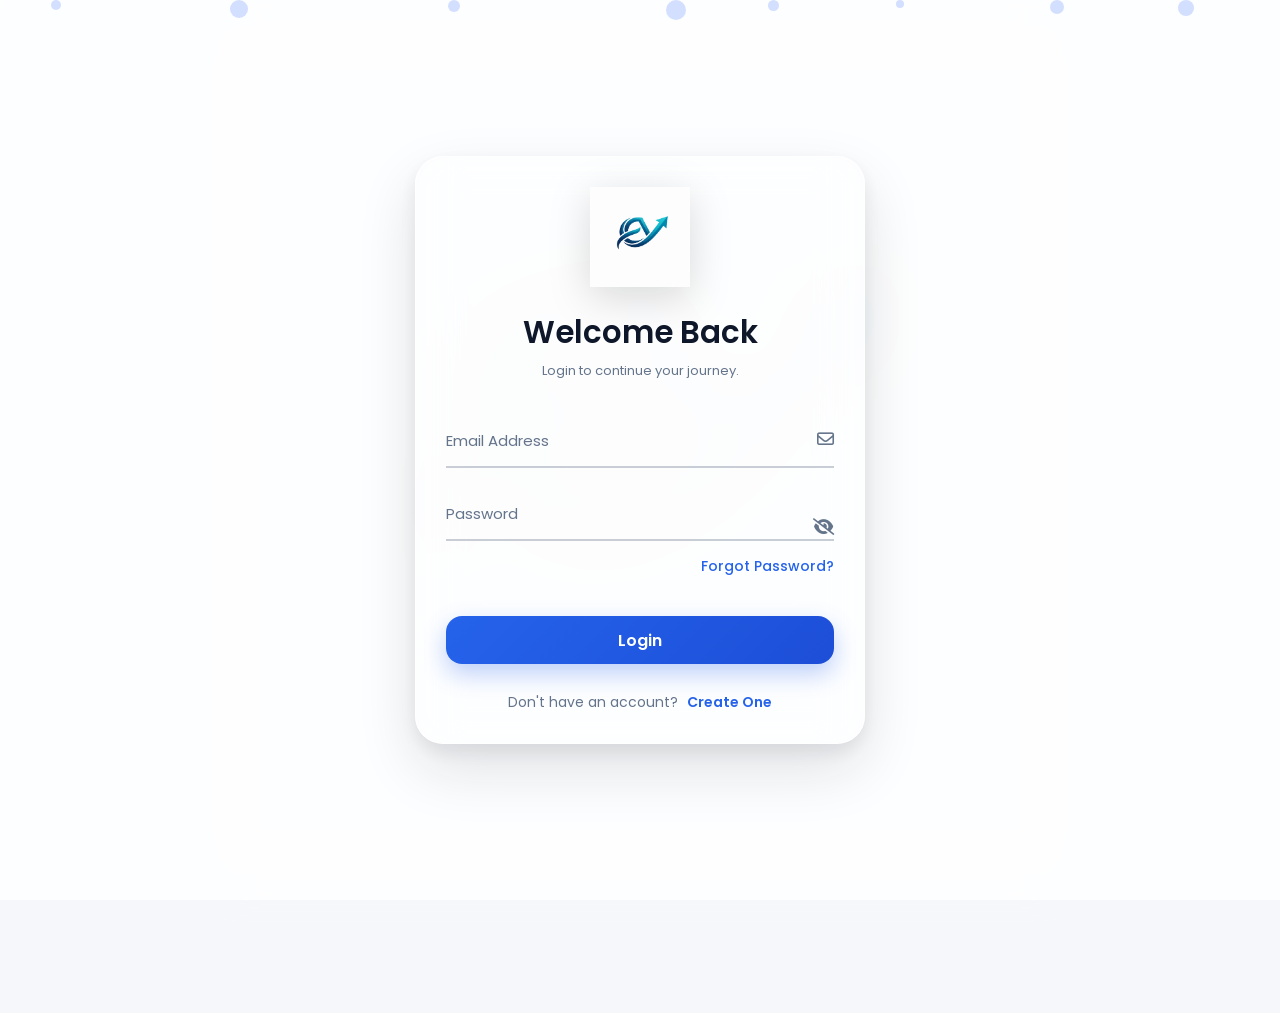
<file: html/withdraw.html>
<!DOCTYPE html>
<html lang="en">

<head>

<meta charset="UTF-8">
<meta name="viewport" content="width=device-width, initial-scale=1.0">

<title>Withdraw Funds</title>
<link rel="icon" type="image/png" href="images/logo.png">

<link rel="stylesheet" href="css/withdraw.css">

<link
rel="stylesheet"
href="https://cdnjs.cloudflare.com/ajax/libs/font-awesome/6.5.2/css/all.min.css"
/>

</head>

<body>
    <a href="dashboard.html" class="back-btn">
    ← Back to Dashboard
</a>

<div class="container">

    <div class="withdraw-card">

        <h2>

            <i class="fa-solid fa-money-bill-wave"></i>

            Withdraw Funds

        </h2>

        <p class="subtitle">

            Withdrawals are processed only on <strong>Fridays</strong>.

            Minimum withdrawal is <strong>GHS 90.00</strong>.

        </p>

        <div class="wallets">

            <div class="wallet">

                <h4>Question Wallet</h4>

                <h2 id="questionWallet">

                    GHS 0.00

                </h2>

            </div>

            <div class="wallet">

                <h4>Referral Wallet</h4>

                <h2 id="referralWallet">

                    GHS 0.00

                </h2>

            </div>

        </div>

        <form id="withdrawForm">

            <label>

                Withdraw From

            </label>

            <select id="walletType" required>

                <option value="Question">

                    Question Wallet

                </option>

                <option value="Referral">

                    Referral Wallet

                </option>

            </select>

            <label>

                Amount (GHS)

            </label>

            <input
            type="number"
            id="amount"
            min="90"
            step="0.01"
            placeholder="Enter amount"
            required>

            <label>

                Mobile Money Name

            </label>

            <input
            type="text"
            id="momoName"
            placeholder="Account Name"
            required>

            <label>

                Mobile Money Number

            </label>

            <input
            type="tel"
            id="momoNumber"
            placeholder="024XXXXXXX"
            required>

            <label>

                Network

            </label>

            <select id="network" required>

                <option value="MTN">

                    MTN MoMo

                </option>

                <option value="Telecel">

                    Telecel Cash

                </option>

                <option value="AirtelTigo">

                    AirtelTigo Money

                </option>

            </select>

            <button
            type="submit"
            class="withdraw-btn">

                <i class="fa-solid fa-paper-plane"></i>

                Request Withdrawal

            </button>

        </form>

    </div>

    <div class="history-card">

        <h3>

            <i class="fa-solid fa-clock-rotate-left"></i>

            Withdrawal History

        </h3>

        <table>

            <thead>

                <tr>

                    <th>Date</th>

                    <th>Wallet</th>

                    <th>Amount</th>

                    <th>Status</th>

                </tr>

            </thead>

            <tbody id="historyBody">

                <tr>

                    <td colspan="4">

                        No withdrawal history yet.

                    </td>

                </tr>

            </tbody>

        </table>

    </div>

</div>

<script src="js/withdraw.js"></script>

</body>

</html>
</file>
<file: html/css/home.css>
/* ==========================================
   EMDANFORVIN HOME PAGE
========================================== */

*{
margin:0;
padding:0;
box-sizing:border-box;
font-family:"Poppins",sans-serif;
}

html{

scroll-behavior:smooth;

}

body{

background:#f8fbff;
overflow-x:hidden;
color:#1e293b;
position:relative;
min-height:100vh;

}

/* ==========================================
BACKGROUND LOGO
========================================== */

.background-logo{

position:fixed;

top:50%;
left:50%;

width:650px;
height:650px;

transform:translate(-50%,-50%);

background:url("../images/logo.png")
center center no-repeat;

background-size:contain;

opacity:.05;

filter:blur(10px);

z-index:-2;

animation:breathe 8s ease-in-out infinite;

}

/* ==========================================
FLOATING PARTICLES
========================================== */

.particles{

position:fixed;

width:100%;
height:100%;

overflow:hidden;

z-index:-1;

pointer-events:none;

}

.particles span{

position:absolute;

display:block;

width:12px;
height:12px;

border-radius:50%;

background:rgba(37,99,235,.18);

animation:float 18s linear infinite;

}

.particles span:nth-child(1){

left:5%;
animation-duration:15s;
animation-delay:0s;

}

.particles span:nth-child(2){

left:18%;
animation-duration:20s;
animation-delay:2s;

}

.particles span:nth-child(3){

left:30%;
animation-duration:17s;
animation-delay:5s;

}

.particles span:nth-child(4){

left:45%;
animation-duration:24s;

}

.particles span:nth-child(5){

left:60%;
animation-duration:18s;

}

.particles span:nth-child(6){

left:75%;
animation-duration:22s;

}

.particles span:nth-child(7){

left:88%;
animation-duration:16s;

}

.particles span:nth-child(8){

left:95%;
animation-duration:21s;

}

/* ==========================================
NAVBAR
========================================== */

header{

position:fixed;

top:0;
left:0;

width:100%;

padding:14px 8%;

z-index:1000;

backdrop-filter:blur(20px);

background:rgba(255,255,255,.55);

border-bottom:1px solid rgba(255,255,255,.4);

}
header .container{

display:flex;

justify-content:space-between;

align-items:center;

}

.navbar{

display:flex;

align-items:center;

justify-content:space-between;

}

.nav-logo{

display:flex;

align-items:center;

gap:12px;

}

.nav-logo img{

width:55px;

animation:breathe 6s infinite;

}

.nav-logo h2{

font-size:24px;

font-weight:700;

color:#2563eb;

}

.nav-links{

display:flex;

gap:35px;

list-style:none;

}

.nav-links a{

text-decoration:none;

font-weight:600;

color:#334155;

transition:.35s;

}

.nav-links a:hover{

color:#2563eb;

}

.nav-buttons{

display:flex;

gap:15px;

}

.btn-login{

padding:10px 24px;

border:2px solid #2563eb;

border-radius:50px;

text-decoration:none;

color:#2563eb;

font-weight:600;

transition:.35s;

}

.btn-login:hover{

background:#2563eb;

color:#fff;

}

.btn-register{

padding:10px 28px;

border-radius:50px;

background:#2563eb;

color:#fff;

text-decoration:none;

font-weight:600;

transition:.35s;

box-shadow:0 12px 30px rgba(37,99,235,.25);

}

.btn-register:hover{

transform:translateY(-3px);

background:#1d4ed8;

}
.brand{

display:flex;

align-items:center;

justify-content:center;

gap:12px;

}

.brand img{

width:52px;



height:52px;

object-fit:contain;

display:block;

}

.brand h2{

margin:0;

font-size:2rem;

font-weight:800;

color:#2563eb;

line-height:1;

}
/* ==========================================
HERO
========================================== */

.hero{

min-height:100vh;

display:flex;

align-items:center;

justify-content:center;

text-align:center;

padding:120px 20px 60px;

}

.hero-content{

max-width:850px;

animation:fadeUp 1s ease;

}

.hero-logo{

width:120px;

margin-bottom:20px;
margin-left: 145px;

animation:breathe 5s infinite;

}

.hero h1{

font-size:64px;

font-weight:800;

line-height:1.15;

margin-bottom:25px;

}

.hero h1 span{

display:block;

color:#2563eb;

}

.hero p{

font-size:20px;

color:#475569;

line-height:1.8;

max-width:700px;

margin:auto;

margin-bottom:40px;

}

.hero-buttons{

display:flex;

justify-content:center;

gap:25px;

flex-wrap:wrap;

}

.hero-primary{

padding:16px 45px;

background:#2563eb;

color:white;

text-decoration:none;

border-radius:50px;

font-weight:700;

transition:.35s;

box-shadow:0 20px 45px rgba(37,99,235,.25);

}

.hero-primary:hover{

transform:translateY(-4px);

}

.hero-secondary{

padding:16px 45px;

border:2px solid #2563eb;

color:#2563eb;

text-decoration:none;

border-radius:50px;

font-weight:700;

transition:.35s;

}

.hero-secondary:hover{

background:#2563eb;

color:white;

}

/* ==========================================
STATISTICS SECTION
========================================== */

.stats{

width:100%;

padding:40px 8% 90px;

display:grid;

grid-template-columns:repeat(3,1fr);

gap:30px;

}

.stat-card{

background:rgba(255,255,255,.65);

backdrop-filter:blur(20px);

border:1px solid rgba(255,255,255,.5);

border-radius:30px;

padding:40px;

text-align:center;

transition:.4s;

box-shadow:0 15px 40px rgba(0,0,0,.08);

overflow:hidden;

position:relative;

}

.stat-card::before{

content:"";

position:absolute;

width:180px;
height:180px;

background:#2563eb;

opacity:.08;

border-radius:50%;

top:-70px;
right:-70px;

}

.stat-card:hover{

transform:translateY(-12px);

box-shadow:0 25px 60px rgba(37,99,235,.18);

}

.stat-icon{

width:80px;
height:80px;

margin:auto;

border-radius:50%;

display:flex;

justify-content:center;

align-items:center;

background:#2563eb;

color:white;

font-size:32px;

margin-bottom:25px;

box-shadow:0 15px 35px rgba(37,99,235,.25);

}

.stat-card h2{

font-size:42px;

font-weight:800;

margin-bottom:10px;

color:#2563eb;

}

.stat-card p{

font-size:18px;

color:#475569;

font-weight:600;

}

/* ==========================================
FEATURES
========================================== */

.features{

padding:100px 8%;

}

.section-title{

text-align:center;

margin-bottom:70px;

}

.section-title h2{

font-size:48px;

font-weight:800;

margin-bottom:15px;

color:#1e293b;

}

.section-title p{

color:#64748b;

font-size:19px;

}

.features-grid{

display:grid;

grid-template-columns:repeat(3,1fr);

gap:35px;

}

.feature-card{

background:white;

border-radius:28px;

padding:40px;

transition:.4s;

box-shadow:0 18px 45px rgba(0,0,0,.08);

position:relative;

overflow:hidden;

}

.feature-card::after{

content:"";

position:absolute;

left:0;

bottom:0;

width:100%;

height:5px;

background:#2563eb;

transform:scaleX(0);

transition:.35s;

transform-origin:left;

}

.feature-card:hover::after{

transform:scaleX(1);

}

.feature-card:hover{

transform:translateY(-10px);

}

.feature-card i{

font-size:40px;

color:#2563eb;

margin-bottom:25px;

}

.feature-card h3{

font-size:24px;

margin-bottom:15px;

font-weight:700;

}

.feature-card p{

color:#64748b;

line-height:1.8;

}

/* ==========================================
CALL TO ACTION
========================================== */

.cta{

padding:100px 8%;

}

.cta-box{

background:linear-gradient(135deg,#2563eb,#3b82f6);

border-radius:35px;

padding:80px;

text-align:center;

color:white;

box-shadow:0 25px 60px rgba(37,99,235,.3);

}

.cta-box h2{

font-size:52px;

font-weight:800;

margin-bottom:20px;

}

.cta-box p{

font-size:20px;

opacity:.95;

margin-bottom:40px;

}

.cta-box a{

display:inline-block;

padding:18px 50px;

background:white;

color:#2563eb;

border-radius:50px;

text-decoration:none;

font-weight:700;

transition:.35s;

}

.cta-box a:hover{

transform:translateY(-5px);

}

/* ==========================================
FOOTER
========================================== */

footer{

padding:35px;

text-align:center;

color:#64748b;

font-size:16px;

}
/* ==========================================
ANIMATIONS
========================================== */

@keyframes breathe{

0%{

transform:translate(-50%,-50%) scale(1);

}

50%{

transform:translate(-50%,-50%) scale(1.08);

}

100%{

transform:translate(-50%,-50%) scale(1);

}

}

@keyframes float{

0%{

transform:translateY(100vh) scale(.4);

opacity:0;

}

20%{

opacity:1;

}

80%{

opacity:.8;

}

100%{

transform:translateY(-120vh) scale(1);

opacity:0;

}

}

@keyframes fadeUp{

0%{

opacity:0;

transform:translateY(60px);

}

100%{

opacity:1;

transform:translateY(0);

}

}

/* ==========================================
SCROLLBAR
========================================== */

::-webkit-scrollbar{

width:10px;

}

::-webkit-scrollbar-track{

background:#edf2ff;

}

::-webkit-scrollbar-thumb{

background:#2563eb;

border-radius:30px;

}

::-webkit-scrollbar-thumb:hover{

background:#1d4ed8;

}

/* ==========================================
MOBILE
========================================== */

@media(max-width:992px){

.navbar{

flex-direction:column;

gap:20px;

}

.nav-links{

flex-wrap:wrap;

justify-content:center;

gap:20px;

}

.hero{

padding-top:180px;

}

.hero h1{

font-size:48px;

}

.hero p{

font-size:18px;

}

.stats{

grid-template-columns:1fr;

}

.features-grid{

grid-template-columns:1fr;

}

.cta-box{

padding:50px 30px;

}

.cta-box h2{

font-size:36px;

}

}

@media(max-width:768px){

.background-logo{

width:380px;

height:380px;

opacity:.06;

}

.nav-logo h2{

font-size:22px;

}

.hero-logo{

width:120px;

}

.hero h1{

font-size:38px;

line-height:1.25;

}

.hero p{

font-size:16px;

}

.hero-buttons{

flex-direction:column;

align-items:center;

}

.hero-primary,
.hero-secondary{

width:100%;

max-width:280px;

text-align:center;

}

.section-title h2{

font-size:34px;

}

.stat-card{

padding:30px;

}

.feature-card{

padding:30px;

}

.cta-box h2{

font-size:30px;

}

.cta-box p{

font-size:17px;

}

}

@media(max-width:480px){

header{

padding:18px;

}

.hero{

padding:170px 20px 60px;

}

.hero h1{

font-size:32px;

}

.hero p{

font-size:15px;

line-height:1.8;

}

.nav-links{

display:none;

}

.background-logo{

width:300px;

height:300px;

}

.stat-icon{

width:65px;

height:65px;

font-size:26px;

}

.stat-card h2{

font-size:34px;

}

}

/* ==========================================
SMOOTH HOVER EFFECTS
========================================== */

.hero-primary,
.hero-secondary,
.btn-register,
.btn-login{

transition:.35s ease;

}

.hero-primary:hover,
.hero-secondary:hover,
.btn-register:hover,
.btn-login:hover{

transform:translateY(-4px);

}

.hero-logo{

filter:drop-shadow(0 15px 30px rgba(37,99,235,.35));

}

.feature-card,
.stat-card{

animation:fadeUp .8s ease;

}
</file>
<file: html/css/dashbaord.css>
/* =========================================
   RESET
========================================= */

*{
    margin:0;
    padding:0;
    box-sizing:border-box;
}

body{
    font-family:Arial, Helvetica, sans-serif;
    background:#f5f7fb;
    color:#222;
    overflow-x:hidden;
}

a{
    text-decoration:none;
    color:inherit;
}

ul{
    list-style:none;
}

.referral-box{

margin-top:18px;

display:flex;

flex-direction:column;

gap:12px;

}

.referral-box p{

margin:0;

font-weight:700;

color:#2563eb;

}

.referral-box input{

padding:12px;

border:none;

background:#f3f7ff;

border-radius:10px;

font-size:14px;

}

.referral-buttons{

display:flex;

gap:10px;

}

.share-btn{

flex:1;

padding:12px;

border:none;

border-radius:10px;

background:#16a34a;

color:white;

font-weight:700;

cursor:pointer;

transition:.3s;

}

.share-btn:hover{

background:#15803d;

}

.copy-btn{

flex:1;

}
/* =========================================
   SIDEBAR
========================================= */

.sidebar{

    position:fixed;

    top:0;

    left:0;

    width:270px;

    height:100vh;

    background:#111827;

    color:white;

    display:flex;

    flex-direction:column;

    z-index:1000;

    transition:.35s;

}

.logo{

    padding:35px 30px;

    border-bottom:1px solid rgba(255,255,255,.08);

}
/* Prevent scrolling when sidebar is open */

body.sidebar-open{

overflow:hidden;

height:100vh;

touch-action:none;

}
.sidebar-logo h1{
    font-size: 28px;
    white-space: nowrap;
    overflow: hidden;
    text-overflow: ellipsis;
}
.sidebar-logo{
    display:flex;
    align-items:center;
    gap:10px;
    padding:0px;
    
}

.sidebar-logo img{
    width:40px;
    height:40px;
}

.sidebar-logo span{
    font-size:26px;
    font-weight:700;
    color:#fff;
}

.sidebar ul{

    padding:25px 18px;

    flex:1;

}

.sidebar ul li{

    margin-bottom:12px;

}

.sidebar ul li a,
.sidebar ul li{

    display:flex;

    align-items:center;

    gap:15px;

    padding:15px 18px;

    border-radius:14px;

    cursor:pointer;

    transition:.25s;

    font-size:17px;

}

.sidebar ul li i{

    width:22px;

    text-align:center;

}

.sidebar ul li:hover{

    background:#2563eb;

}

.sidebar ul li.active{

    background:#2563eb;

}

.logout-btn{

    margin:20px;

    border:none;

    background:#ef4444;

    color:white;

    padding:15px;

    border-radius:14px;

    font-size:16px;

    cursor:pointer;

    transition:.3s;

}

.logout-btn:hover{

    background:#dc2626;

}


/* =========================================
   MAIN
========================================= */

.main{

    margin-left:270px;

    min-height:100vh;

    padding:30px;

    transition:.35s;

}


/* =========================================
   TOPBAR
========================================= */

.topbar{

    background:white;

    border-radius:20px;

    padding:20px 28px;

    display:flex;

    justify-content:space-between;

    align-items:center;

    margin-bottom:30px;

    box-shadow:0 12px 35px rgba(0,0,0,.08);

}

.left{

    display:flex;

    align-items:center;

    gap:18px;

}

.left h3{

    font-size:38px;

    font-weight:700;

}

#menuBtn{

    display:none;

    width:48px;

    height:48px;

    border:none;

    border-radius:12px;

    background:#eef2ff;

    cursor:pointer;

    font-size:22px;

}

.right{

    display:flex;

    align-items:center;

    gap:18px;

}


/* =========================================
   ICON BUTTONS
========================================= */

.icon-btn{

    width:50px;

    height:50px;

    border:none;

    border-radius:50%;

    background:#f4f6fb;

    cursor:pointer;

    position:relative;

    transition:.25s;

    font-size:19px;

}

.icon-btn:hover{

    background:#2563eb;

    color:white;

}

.badge-dot{

    position:absolute;

    width:10px;

    height:10px;

    background:red;

    border-radius:50%;

    right:12px;

    top:10px;

}


/* =========================================
   PROFILE BOX
========================================= */

.admin-menu{

    position:relative;

}

.admin-box{

    display:flex;

    align-items:center;

    gap:15px;

    cursor:pointer;

}

.avatar{

    width:52px;

    height:52px;

    border-radius:50%;

    background:#2563eb;

    color:white;

    display:flex;

    justify-content:center;

    align-items:center;

    font-weight:bold;

    font-size:20px;

}

.admin-box h6{

    margin:0;

    font-size:16px;

}

.admin-box small{

    color:#666;

}

.dropdown-menu{

    position:absolute;

    top:70px;

    right:0;

    width:220px;

    background:white;

    border-radius:16px;

    box-shadow:0 15px 35px rgba(0,0,0,.15);

    display:none;

    overflow:hidden;

    z-index:999;

}

.dropdown-menu.show{

    display:block;

}

.dropdown-menu a{

    display:flex;

    gap:15px;

    padding:16px 20px;

    transition:.25s;

}

.dropdown-menu a:hover{

    background:#f5f7fb;

}


/* =========================================
   NOTIFICATION
========================================= */

.notification-menu{

    position:relative;

}

.notification-dropdown{

    position:absolute;

    right:0;

    top:65px;

    width:320px;

    background:white;

    border-radius:18px;

    box-shadow:0 15px 40px rgba(0,0,0,.15);

    display:none;

    z-index:999;

}

.notification-dropdown.show{

    display:block;

}

.notification-dropdown h5{

    padding:20px;

    border-bottom:1px solid #eee;

}

#notificationList{

    padding:20px;

}


/* =========================================
   WELCOME CARD
========================================= */

.welcome-card{

    background:linear-gradient(135deg,#2563eb,#1d4ed8);

    color:white;

    border-radius:22px;

    padding:40px;

    display:flex;

    justify-content:space-between;

    align-items:center;

    margin-bottom:30px;

    box-shadow:0 18px 40px rgba(37,99,235,.30);

}

.welcome-card h2{

    font-size:36px;

    margin-bottom:18px;

}

.welcome-card p{

    font-size:18px;

    margin-top:10px;

}

.copy-btn{

    background:white;

    color:#2563eb;

    border:none;

    padding:15px 28px;

    border-radius:14px;

    font-size:16px;

    font-weight:bold;

    cursor:pointer;

    transition:.3s;

}

.copy-btn:hover{

    transform:translateY(-3px);

    box-shadow:0 10px 25px rgba(0,0,0,.20);

}


/* =========================================
   MOBILE OVERLAY
========================================= */

.overlay{

    position:fixed;

    inset:0;

    background:rgba(0,0,0,.45);

    display:none;

    z-index:900;

}

.overlay.show{

    display:block;

}


/* =========================================
   TABLET
========================================= */

@media(max-width:992px){

.main{

    margin-left:0;

}

.sidebar{

    transform:translateX(-100%);

}

.sidebar.show{

    transform:translateX(0);

}

#menuBtn{

    display:block;

}

}


/* =========================================
   PHONE
========================================= */

@media(max-width:768px){

.main{

    padding:15px;

}

.topbar{

    padding:18px;

}

.left h3{

    font-size:28px;

}

.admin-box div{

    display:none;

}

.welcome-card{

    flex-direction:column;

    align-items:flex-start;

    gap:25px;

    padding:30px;

}

.copy-btn{

    width:100%;

}

.notification-dropdown{

    width:290px;

}

}
/* ===========================
   REFERRAL CARD
=========================== */

.referral-box{

margin-top:20px;

padding:20px;

background:#ffffff;

border-radius:18px;

box-shadow:0 10px 30px rgba(0,0,0,.08);

display:flex;

flex-direction:column;

gap:18px;

border:1px solid rgba(37,99,235,.08);

}

.referral-title{

display:flex;

align-items:center;

gap:10px;

font-size:18px;

font-weight:700;

color:#2563eb;

}

.referral-title i{

font-size:22px;

color:#2563eb;

}

.referral-label{

font-size:13px;

font-weight:600;

color:#6b7280;

margin-bottom:6px;

display:block;

}

.referral-field{

display:flex;

align-items:center;

justify-content:space-between;

background:#f8faff;

border:2px solid #dbeafe;

border-radius:14px;

padding:12px 15px;

}

.referral-field input{

border:none;

background:transparent;

width:100%;

font-size:15px;

font-weight:700;

color:#2563eb;

outline:none;

}

.referral-field button{

border:none;

background:#2563eb;

color:#fff;

width:42px;

height:42px;

border-radius:10px;

cursor:pointer;

transition:.3s;

}

.referral-field button:hover{

transform:scale(1.08);

background:#1d4ed8;

}

.referral-buttons{

display:flex;

gap:12px;

}

.referral-buttons button{

flex:1;

padding:13px;

border:none;

border-radius:12px;

font-weight:700;

cursor:pointer;

transition:.3s;

}

.copy-btn{

background:#2563eb;

color:#fff;

}

.copy-btn:hover{

background:#1d4ed8;

transform:translateY(-2px);

}

.share-btn{

background:#16a34a;

color:#fff;

}

.share-btn:hover{

background:#15803d;

transform:translateY(-2px);

}

/* =========================================
   DASHBOARD CARDS
========================================= */

.cards{

    display:grid;

    grid-template-columns:repeat(4,1fr);

    gap:25px;

    margin-bottom:35px;

}

.dashboard-card{

    background:white;

    border-radius:20px;

    padding:28px;

    display:flex;

    justify-content:space-between;

    align-items:center;

    box-shadow:0 10px 30px rgba(0,0,0,.08);

    transition:.3s;

    position:relative;

    overflow:hidden;

}

.dashboard-card::before{

    content:"";

    position:absolute;

    left:0;

    top:0;

    width:5px;

    height:100%;

}

.dashboard-card:hover{

    transform:translateY(-8px);

    box-shadow:0 18px 40px rgba(0,0,0,.12);

}

.dashboard-card span{

    color:#777;

    font-size:15px;

}

.dashboard-card h2{

    margin:15px 0 8px;

    font-size:34px;

    font-weight:700;

}

.dashboard-card small{

    color:#999;

}

.card-icon{

    width:70px;

    height:70px;

    border-radius:50%;

    display:flex;

    justify-content:center;

    align-items:center;

    color:white;

    font-size:28px;

}

.blue::before{

    background:#2563eb;

}

.blue .card-icon{

    background:#2563eb;

}

.green::before{

    background:#16a34a;

}

.green .card-icon{

    background:#16a34a;

}

.purple::before{

    background:#7c3aed;

}

.purple .card-icon{

    background:#7c3aed;

}

.orange::before{

    background:#ea580c;

}

.orange .card-icon{

    background:#ea580c;

}


/* =========================================
   GRID
========================================= */

.dashboard-grid{

    display:grid;

    grid-template-columns:1.2fr 1fr;

    gap:25px;

    margin-bottom:35px;

}

.bottom-grid{

    display:grid;

    grid-template-columns:1fr 1fr;

    gap:25px;

}


/* =========================================
   SHARED CARD
========================================= */

.activity-card,
.table-card{

    background:white;

    border-radius:20px;

    box-shadow:0 10px 30px rgba(0,0,0,.08);

    overflow:hidden;

}

.card-header{

    display:flex;

    justify-content:space-between;

    align-items:center;

    padding:22px 25px;

    border-bottom:1px solid #eee;

}

.card-header h3{

    margin:0;

    font-size:22px;

    font-weight:700;

}


/* =========================================
   RECENT ACTIVITY
========================================= */

#activityList{

    padding:20px;

}

.activity-item{

    display:flex;

    align-items:flex-start;

    gap:15px;

    padding:18px 0;

    border-bottom:1px solid #eee;

}

.activity-item:last-child{

    border:none;

}

.activity-icon{

    width:50px;

    height:50px;

    border-radius:50%;

    display:flex;

    justify-content:center;

    align-items:center;

    color:white;

    font-size:18px;

    flex-shrink:0;

}

.activity-icon.blue{

    background:#2563eb;

}

.activity-icon.green{

    background:#16a34a;

}

.activity-icon.orange{

    background:#ea580c;

}

.activity-icon.purple{

    background:#7c3aed;

}

.activity-details h5{

    margin-bottom:5px;

    font-size:16px;

}

.activity-details p{

    color:#666;

    font-size:14px;

    margin-bottom:5px;

}

.activity-details small{

    color:#999;

}


/* =========================================
   TABLE
========================================= */

table{

    width:100%;

    border-collapse:collapse;

}

thead{

    background:#f8fafc;

}

th{

    padding:18px;

    text-align:left;

    font-size:15px;

    color:#666;

}

td{

    padding:18px;

    border-top:1px solid #eee;

    font-size:15px;

}

tbody tr{

    transition:.25s;

}

tbody tr:hover{

    background:#f8fafc;

}


/* =========================================
   STATUS BADGES
========================================= */

.status{

    padding:6px 14px;

    border-radius:30px;

    color:white;

    font-size:13px;

    font-weight:bold;

}

.completed{

    background:#16a34a;

}

.pending{

    background:#f59e0b;

}

.processing{

    background:#2563eb;

}

.failed{

    background:#dc2626;

}


/* =========================================
   REFERRAL PROGRESS
========================================= */

.progress-area{

    padding:30px;

}

.progress-area h2{

    margin-bottom:25px;

    font-size:32px;

}

.progress{

    width:100%;

    height:16px;

    background:#edf2f7;

    border-radius:30px;

    overflow:hidden;

    margin-bottom:20px;

}

.progress-bar{

    height:100%;

    width:0;

    background:linear-gradient(90deg,#2563eb,#60a5fa);

    transition:width .8s ease;

}

.progress-area p{

    color:#777;

    line-height:1.6;

}


/* =========================================
   ANNOUNCEMENT
========================================= */

.announcement{

    padding:30px;

    display:flex;

    align-items:flex-start;

    gap:20px;

}

.announcement i{

    width:60px;

    height:60px;

    border-radius:50%;

    background:#2563eb;

    color:white;

    display:flex;

    justify-content:center;

    align-items:center;

    font-size:24px;

}

.announcement p{

    color:#555;

    line-height:1.8;

}


/* =========================================
   RESPONSIVE
========================================= */

@media(max-width:1200px){

.cards{

    grid-template-columns:repeat(2,1fr);

}

}

@media(max-width:992px){

.dashboard-grid{

    grid-template-columns:1fr;

}

.bottom-grid{

    grid-template-columns:1fr;

}

}

@media(max-width:768px){

.cards{

    grid-template-columns:1fr;

}

.dashboard-card{

    padding:22px;

}

.dashboard-card h2{

    font-size:28px;

}

.card-icon{

    width:60px;

    height:60px;

    font-size:22px;

}

.card-header{

    padding:18px;

}

.progress-area{

    padding:20px;

}

.announcement{

    flex-direction:column;

}

table{

    font-size:14px;

}

th,
td{

    padding:14px;

}

}

/* =========================================
   FADE ANIMATIONS
========================================= */

@keyframes fadeUp{

    from{

        opacity:0;
        transform:translateY(30px);

    }

    to{

        opacity:1;
        transform:translateY(0);

    }

}

.welcome-card{

    animation:fadeUp .5s ease;

}

.cards .dashboard-card:nth-child(1){

    animation:fadeUp .4s ease;

}

.cards .dashboard-card:nth-child(2){

    animation:fadeUp .55s ease;

}

.cards .dashboard-card:nth-child(3){

    animation:fadeUp .7s ease;

}

.cards .dashboard-card:nth-child(4){

    animation:fadeUp .85s ease;

}

.dashboard-grid{

    animation:fadeUp .9s ease;

}

.bottom-grid{

    animation:fadeUp 1s ease;

}


/* =========================================
   SIDEBAR ANIMATION
========================================= */

.sidebar{

    transition:.35s ease;

}

.sidebar.show{

    transform:translateX(0);

}


/* =========================================
   BUTTON HOVER
========================================= */

button{

    transition:.25s ease;

}

button:hover{

    transform:translateY(-2px);

}


/* =========================================
   LINK HOVER
========================================= */

a{

    transition:.25s;

}

.sidebar ul li:hover a{

    color:white;

}


/* =========================================
   SCROLLBAR
========================================= */

::-webkit-scrollbar{

    width:8px;

}

::-webkit-scrollbar-track{

    background:#eef2f7;

}

::-webkit-scrollbar-thumb{

    background:#2563eb;

    border-radius:30px;

}

::-webkit-scrollbar-thumb:hover{

    background:#1d4ed8;

}


/* =========================================
   DROPDOWN ANIMATION
========================================= */

.dropdown-menu,
.notification-dropdown{

    opacity:0;

    visibility:hidden;

    transform:translateY(15px);

    transition:.25s;

}

.dropdown-menu.show,
.notification-dropdown.show{

    opacity:1;

    visibility:visible;

    transform:translateY(0);

}


/* =========================================
   CARD EFFECTS
========================================= */

.dashboard-card{

    cursor:pointer;

}

.dashboard-card:hover .card-icon{

    transform:rotate(12deg) scale(1.1);

}

.card-icon{

    transition:.35s;

}


/* =========================================
   TABLE EFFECT
========================================= */

tbody tr{

    transition:.3s;

}

tbody tr:hover{

    transform:scale(1.01);

}


/* =========================================
   PROGRESS BAR
========================================= */

.progress-bar{

    position:relative;

    overflow:hidden;

}

.progress-bar::after{

    content:"";

    position:absolute;

    left:-100%;

    top:0;

    width:100%;

    height:100%;

    background:rgba(255,255,255,.35);

    animation:shine 2.5s infinite;

}

@keyframes shine{

    to{

        left:100%;

    }

}


/* =========================================
   LOADING EFFECT
========================================= */

.loading{

    background:linear-gradient(
    90deg,
    #f1f1f1,
    #e6e6e6,
    #f1f1f1);

    background-size:200%;

    animation:loading 1.3s infinite;

}

@keyframes loading{

    from{

        background-position:200%;

    }

    to{

        background-position:-200%;

    }

}


/* =========================================
   DARK MODE
========================================= */

body.dark{

    background:#0f172a;

    color:white;

}

body.dark .topbar,
body.dark .dashboard-card,
body.dark .activity-card,
body.dark .table-card,
body.dark .notification-dropdown,
body.dark .dropdown-menu{

    background:#1e293b;

    color:white;

}

body.dark td,
body.dark th{

    border-color:#334155;

}

body.dark .card-header{

    border-color:#334155;

}

body.dark .dashboard-card span,
body.dark small,
body.dark p{

    color:#cbd5e1;

}

body.dark table thead{

    background:#0f172a;

}

body.dark tbody tr:hover{

    background:#334155;

}

body.dark .icon-btn{

    background:#334155;

    color:white;

}

body.dark .copy-btn{

    background:white;

    color:#2563eb;

}


/* =========================================
   MOBILE
========================================= */

@media(max-width:768px){

.topbar{

    position:sticky;

    top:0;

    z-index:500;

}

.sidebar{

    width:260px;

}

.dashboard-card{

    min-height:140px;

}

.activity-item{

    flex-direction:row;

}

table{

    display:block;

    overflow-x:auto;

    white-space:nowrap;

}

}


/* =========================================
   LARGE SCREEN
========================================= */

@media(min-width:1600px){

.main{

    max-width:1600px;

    margin-left:270px;

}

.cards{

    gap:30px;

}

.dashboard-grid{

    gap:30px;

}

.bottom-grid{

    gap:30px;

}

}
.activity-icon.blue{
    background:#2563eb;
}

.activity-icon.green{
    background:#16a34a;
}

.activity-icon.orange{
    background:#ea580c;
}

.activity-icon.purple{
    background:#9333ea;
}

.activity-icon.gold{
    background:#d97706;
}

.activity-icon{
    width:45px;
    height:45px;
    border-radius:50%;
    display:flex;
    justify-content:center;
    align-items:center;
    color:white;
}
.notification-item{

    padding:12px;
    border-bottom:1px solid #eee;
    cursor:pointer;

}

.notification-item:hover{

    background:#f5f5f5;

}

.notification-item.unread{

    background:#eef7ff;

}

.notification-item h6{

    margin:0;
    font-size:15px;
    font-weight:600;

}

.notification-item p{

    margin:5px 0;
    font-size:14px;

}

.notification-item small{

    color:#888;

}
</file>
<file: html/css/auth.css>
/*==================================
EMDANFORVIN AUTH UI
===================================*/

@import url('https://fonts.googleapis.com/css2?family=Poppins:wght@300;400;500;600;700&display=swap');

*{

margin:0;
padding:0;
box-sizing:border-box;
font-family:'Poppins',sans-serif;

}

html{

height:100%;

}

body{

min-height:100vh;

display:flex;

justify-content:center;

align-items:center;

background:#f5f7fb;

position:relative;

overflow:hidden;

padding:25px;

}

/*==========================
BLURRED LOGO
===========================*/

body::before{

content:"";

position:absolute;

inset:0;

background:url("../images/logo.png")
center center
no-repeat;

background-size:55%;

opacity:.08;

filter:blur(20px);

transform:scale(1.25);

z-index:-3;

}

/* Soft White Layer */

body::after{

content:"";

position:absolute;

inset:0;

background:

rgba(255,255,255,.82);

backdrop-filter:blur(4px);

z-index:-2;

}

/*==========================
FLOATING PARTICLES
===========================*/

.particles{

position:absolute;

inset:0;

overflow:hidden;

pointer-events:none;

z-index:-1;

}

.particles span{

position:absolute;

display:block;

border-radius:50%;

background:#2f66ff33;

animation:float 18s linear infinite;

}

.particles span:nth-child(1){

width:10px;
height:10px;
left:4%;
animation-duration:17s;

}

.particles span:nth-child(2){

width:18px;
height:18px;
left:18%;
animation-duration:25s;

}

.particles span:nth-child(3){

width:12px;
height:12px;
left:35%;
animation-duration:21s;

}

.particles span:nth-child(4){

width:20px;
height:20px;
left:52%;
animation-duration:28s;

}

.particles span:nth-child(5){

width:8px;
height:8px;
left:70%;
animation-duration:16s;

}

.particles span:nth-child(6){

width:14px;
height:14px;
left:82%;
animation-duration:23s;

}

.particles span:nth-child(7){

width:16px;
height:16px;
left:92%;
animation-duration:19s;

}

.particles span:nth-child(8){

width:11px;
height:11px;
left:60%;
animation-duration:26s;

}

@keyframes float{

0%{

transform:translateY(110vh);

opacity:0;

}

15%{

opacity:.65;

}

85%{

opacity:.35;

}

100%{

transform:translateY(-120px);

opacity:0;

}

}

/*==========================
CARD
===========================*/

.auth-card{

width:100%;

max-width:430px;

padding:30px 30px;


border-radius:28px;

background:rgba(255,255,255,.28);

backdrop-filter:blur(22px);

border:1px solid rgba(255,255,255,.55);

box-shadow:

0 15px 60px rgba(0,0,0,.12);

animation:showCard .8s ease;

}

@keyframes showCard{

from{

opacity:0;

transform:translateY(35px);

}

to{

opacity:1;

transform:none;

}

}

/*==================================
LOGO AREA
===================================*/

.logo-area{

text-align:center;

margin-bottom:35px;

}

.logo{

width:95px;

margin-bottom:15px;

animation:logoPulse 5s ease-in-out infinite;

filter:drop-shadow(0 10px 20px rgba(0,0,0,.15));

}

.logo-area h2{

font-size:24px;

font-weight:600;

color:#0f172a;

margin-bottom:5px;

}

.logo-area p{

font-size:13px;

color:#64748b;

line-height:1.5;

}

@keyframes logoPulse{

0%{

transform:scale(1);

}

50%{

transform:scale(1.05);

}

100%{

transform:scale(1);

}

}

/*==================================
FORM
===================================*/

form{

width:100%;

}

/*==================================
FLOATING INPUTS
===================================*/

.form-group{

position:relative;

margin:20px 0;

}

.form-group input{

width:100%;

background:transparent;

border:none;

outline:none;

padding:14px 40px 12px 0;

font-size:16px;

color:#111827;

border-bottom:2px solid rgba(100,116,139,.35);

transition:.35s;

}

.form-group input:focus{

border-color:#2563eb;

}

.form-group label{

position:absolute;

left:0;

top:14px;

font-size:15px;

color:#64748b;

pointer-events:none;

transition:.35s;

}
.form-group input:focus + label,
.form-group input:valid + label,
.form-group input.filled + label{

top:-10px;

left:0;

font-size:12px;

color:#2563eb;

}

/*==================================
UNDERLINE EFFECT
===================================*/

.form-group::after{

content:"";

position:absolute;

left:0;

bottom:0;

width:0;

height:2px;

background:#2563eb;

transition:.35s;

}

.form-group:focus-within::after{

width:100%;

}

/*==================================
ICONS
===================================*/

.form-group i{

position:absolute;

right:0;

top:15px;

font-size:17px;

color:#64748b;

transition:.3s;

}

.form-group:focus-within i{

color:#2563eb;

}

/*==================================
PASSWORD ICON
===================================*/

.password-group{

position:relative;

}

.lock{

right:42px !important;

}

.password-group span{

position:absolute;

right:0;

top:15px;

cursor:pointer;

font-size:17px;

color:#64748b;

transition:.3s;

}

.password-group span:hover{

color:#2563eb;

transform:scale(1.15);

}

/*==================================
BUTTON
===================================*/

button{

width:100%;

height:48px;

border:none;

border-radius:16px;

background:linear-gradient(
135deg,
#2563eb,
#1d4ed8
);

color:white;

font-size:16px;

font-weight:600;

cursor:pointer;

margin-top:20px;

transition:.35s;

box-shadow:
0 10px 25px rgba(37,99,235,.30);

}

button:hover{

transform:translateY(-3px);

box-shadow:
0 18px 35px rgba(37, 100, 236, 0.4);
color: rgba(0, 31, 99, 0.4);
background: transparent;

}

button:active{

transform:scale(.98);
background-color: #0f172a;

}

/*==================================
FORGOT PASSWORD
===================================*/

.forgot-link{

text-align:right;

margin-top:-8px;

margin-bottom:18px;

}

.forgot-link a{

text-decoration:none;

font-size:14px;

font-weight:500;

color:#2563eb;

transition:.3s;

}

.forgot-link a:hover{

color:#1e40af;

}

/*==================================
BOTTOM LINK
===================================*/

.bottom-link{

margin-top:28px;

text-align:center;

font-size:14px;

color:#64748b;

}

.bottom-link a{

text-decoration:none;

font-weight:600;

color:#2563eb;

margin-left:5px;

transition:.3s;

}

.bottom-link a:hover{

color:#1e40af;

}

/*==================================
MESSAGE BOX
===================================*/

#message{

margin-top:15px;

font-size:14px;

text-align:center;

font-weight:500;

}

.success{

background:#dcfce7;

color:#166534;

padding:12px;

border-radius:12px;

margin-top:15px;

}

.error{

background:#fee2e2;

color:#991b1b;

padding:12px;

border-radius:12px;

margin-top:15px;

}

/*==================================
CARD HOVER
===================================*/

.auth-card{

transition:.45s;

}

.auth-card:hover{

transform:translateY(-4px);

}

/*==================================
INPUT HOVER
===================================*/

.form-group input:hover{

border-color:#3b82f6;

}

/*==================================
SMOOTH LINKS
===================================*/

a{

transition:.3s;

}

/*==================================
SELECTION
===================================*/

::selection{

background:#2563eb;

color:white;

}

/*==================================
PART 4
RESPONSIVE + FINAL POLISH
===================================*/

/* Smooth page appearance */

body{

animation:fadePage .8s ease;

}

@keyframes fadePage{

from{

opacity:0;

}

to{

opacity:1;

}

}

/* Nice cursor on buttons */

button,
.password-group span,
a{

cursor:pointer;

}

/* Remove ugly autofill color */

input:-webkit-autofill{

-webkit-box-shadow:0 0 0 1000px transparent inset;

-webkit-text-fill-color:#111827;

transition:background-color 9999s;

}

/* Placeholder hidden */

.form-group input::placeholder{

color:transparent;

}

/* Scrollbar */

::-webkit-scrollbar{

width:8px;

}

::-webkit-scrollbar-thumb{

background:#2563eb;

border-radius:20px;

}

::-webkit-scrollbar-track{

background:transparent;

}

/* ==========================
MOBILE
========================== */

@media(max-width:768px){

.auth-card{

padding:30px 25px;

border-radius:22px;

width:95%;

}

.logo{

width:75px;

}

.logo-area h2{

font-size:24px;

}

.logo-area p{

font-size:14px;

}

.form-group{

margin:24px 0;

}

.form-group input{

font-size:15px;

padding:14px 38px 12px 0;

}

button{

height:50px;

font-size:15px;

border-radius:14px;

}

.bottom-link{

font-size:13px;

}

}

/* ==========================
TABLETS
========================== */

@media(min-width:769px) and (max-width:1100px){

.auth-card{

max-width:460px;

}

}

/* ==========================
LARGE SCREENS
========================== */

@media(min-width:1101px){

.auth-card{

max-width:450px;

}

.logo{

width:100px;

}

.logo-area h2{

font-size:31px;

}

}

/* ==========================
SUBTLE SHADOW
========================== */

.auth-card{

box-shadow:

0 25px 60px rgba(15,23,42,.12),

0 8px 20px rgba(15,23,42,.08);

}

/* ==========================
INPUT TRANSITION
========================== */

.form-group input{

transition:

border-color .35s,

transform .35s;

}

.form-group input:focus{

transform:translateY(-2px);

}

/* ==========================
BUTTON TRANSITION
========================== */

button{

transition:

transform .35s,

box-shadow .35s,

background .35s;

}

/* ==========================
LOGO HOVER
========================== */

.logo:hover{

transform:scale(1.05);

transition:.4s;

}

/* ==========================
CARD ANIMATION
========================== */

.auth-card{

animation:

showCard .8s ease,

floatCard 6s ease-in-out infinite;

}

@keyframes floatCard{

0%{

transform:translateY(0);

}

50%{

transform:translateY(-6px);

}

100%{

transform:translateY(0);

}

}
input[readonly]{

background:#eef5ff;

color:#2563eb;

font-weight:700;

cursor:not-allowed;

border-bottom:2px solid #2563eb;

}
.auth-actions{

margin-top:15px;

}

.home-btn{

width:100%;

padding:14px;

border:none;

border-radius:12px;

background:#f3f6fb;

color:#2563eb;

font-weight:700;

cursor:pointer;

transition:.3s;

}

.home-btn:hover{

background:#2563eb;

color:#fff;

transform:translateY(-2px);

}
</file>
<file: html/css/membership.css>
*{
    margin:0;
    padding:0;
    box-sizing:border-box;
}

body{

    font-family:Arial,sans-serif;
    background:#f4f6fa;
    display:flex;
    justify-content:center;
    align-items:center;
    min-height:100vh;

}

.container{

    width:95%;
    max-width:450px;

}

.card{

    background:white;
    border-radius:20px;
    padding:40px;
    text-align:center;
    box-shadow:0 10px 30px rgba(0,0,0,.1);

}

.card h1{

    color:#1e40af;
    margin-bottom:10px;

}

.card h2{

    margin-bottom:25px;

}

.price{

    font-size:50px;
    color:#16a34a;
    font-weight:bold;
    margin-bottom:25px;

}

ul{

    list-style:none;
    text-align:left;
    margin-bottom:35px;

}

ul li{

    padding:10px 0;
    font-size:17px;

}

button{

    width:100%;
    padding:18px;
    border:none;
    border-radius:10px;
    background:#1e40af;
    color:white;
    font-size:18px;
    cursor:pointer;

}

button:hover{

    background:#17358c;

}
</file>
<file: html/css/profile.css>
*{
    margin:0;
    padding:0;
    box-sizing:border-box;
    font-family:Arial, Helvetica, sans-serif;
}

body{
    background:#f4f6fb;
    padding:30px;
}

.container{
    max-width:900px;
    margin:auto;
}

.container h2{
    margin-bottom:25px;
    color:#2563eb;
}

.profile-card{
    background:#fff;
    border-radius:15px;
    padding:30px;
    text-align:center;
    box-shadow:0 10px 25px rgba(0,0,0,.08);
    margin-bottom:25px;
}

.avatar{
    width:100px;
    height:100px;
    border-radius:50%;
    background:#2563eb;
    color:white;
    display:flex;
    justify-content:center;
    align-items:center;
    font-size:40px;
    font-weight:bold;
    margin:auto;
    margin-bottom:20px;
}

.profile-card h3{
    margin-bottom:10px;
    color:#222;
}

.profile-card p{
    color:#16a34a;
    font-weight:bold;
}

.info-card{
    background:#fff;
    border-radius:15px;
    padding:25px;
    box-shadow:0 10px 25px rgba(0,0,0,.08);
    margin-bottom:25px;
}

.info-card h3{
    margin-bottom:20px;
    color:#2563eb;
}

.row{
    display:flex;
    justify-content:space-between;
    align-items:center;
    padding:15px 0;
    border-bottom:1px solid #eee;
}

.row:last-child{
    border-bottom:none;
}

.row label{
    font-weight:bold;
    color:#555;
}

.row p{
    color:#222;
    font-weight:600;
}

.actions{
    display:flex;
    gap:20px;
    justify-content:center;
    flex-wrap:wrap;
}

.actions button{
    background:#2563eb;
    color:white;
    border:none;
    padding:14px 24px;
    border-radius:10px;
    cursor:pointer;
    font-size:15px;
    transition:.3s;
}

.actions button:hover{
    background:#1d4ed8;
}

.actions button i{
    margin-right:8px;
}

@media(max-width:768px){

body{
    padding:15px;
}

.row{
    flex-direction:column;
    align-items:flex-start;
    gap:8px;
}

.actions{
    flex-direction:column;
}

.actions button{
    width:100%;
}

.avatar{
    width:80px;
    height:80px;
    font-size:32px;
}

}
.back-btn{
    display:inline-block;
    margin:20px;
    padding:10px 18px;
    background:#2563eb;
    color:white;
    text-decoration:none;
    border-radius:8px;
    font-weight:600;
}

.back-btn:hover{
    background:#1d4ed8;
}
</file>
<file: html/css/questions.css>
body{
    margin:0;
    font-family:Arial,sans-serif;
    background:#f4f6fa;
}

.container{
    width:90%;
    max-width:900px;
    margin:40px auto;
}

.box{
    background:#fff;
    padding:30px;
    border-radius:15px;
    box-shadow:0 5px 20px rgba(0,0,0,.08);
}

h2{
    color:#1e40af;
    text-align:center;
    margin-bottom:30px;
}

.question{
    margin-bottom:30px;
    padding-bottom:20px;
    border-bottom:1px solid #eee;
}

.question h4{
    margin-bottom:15px;
}

.option{
    display:block;
    padding:12px;
    margin:8px 0;
    border:1px solid #ddd;
    border-radius:8px;
    cursor:pointer;
    transition:.3s;
}

.option:hover{
    background:#eef3ff;
    border-color:#1e40af;
}

.submitBtn{
    width:100%;
    padding:16px;
    background:#1e40af;
    color:#fff;
    border:none;
    border-radius:10px;
    font-size:18px;
    cursor:pointer;
}

.submitBtn:hover{
    background:#16358f;
}

@media(max-width:768px){

.container{
    width:95%;
    margin:20px auto;
}

.box{
    padding:20px;
}

}
.back-btn{
    display:inline-block;
    margin:20px;
    padding:10px 18px;
    background:#2563eb;
    color:white;
    text-decoration:none;
    border-radius:8px;
    font-weight:600;
}

.back-btn:hover{
    background:#1d4ed8;
}
.quiz-header{

display:flex;

justify-content:flex-end;

margin-bottom:20px;

}

.timer-box{

background:#2563eb;

color:#fff;

padding:12px 20px;

border-radius:15px;

font-weight:700;

font-size:18px;

box-shadow:0 10px 25px rgba(37,99,235,.3);

}

#timer{

display:block;

font-size:28px;

margin-top:5px;

}

.flash{

animation:flash .8s infinite;

}

@keyframes flash{

0%{

opacity:1;

}

50%{

opacity:.3;

}

100%{

opacity:1;

}

}
#quizIntro{

background:#fff;

padding:40px;

border-radius:25px;

box-shadow:0 20px 50px rgba(0,0,0,.08);

text-align:center;

animation:fadeIn .6s ease;

}
.instructions{

text-align:left;

max-width:550px;

margin:25px auto;

line-height:2;

color:#555;

font-size:17px;

}

.instructions li{

margin-bottom:10px;

}
.start-btn{

padding:16px 45px;

border:none;

border-radius:50px;

background:linear-gradient(135deg,#2563eb,#4f46e5);

color:#fff;

font-size:18px;

font-weight:700;

cursor:pointer;

transition:.3s;

box-shadow:0 15px 35px rgba(37,99,235,.35);

}

.start-btn:hover{

transform:translateY(-5px);

box-shadow:0 20px 45px rgba(37,99,235,.45);

}
#quizArea{

animation:slideUp .5s ease;

}

@keyframes fadeIn{

from{

opacity:0;

transform:translateY(20px);

}

to{

opacity:1;

transform:translateY(0);

}

}

@keyframes slideUp{

from{

opacity:0;

transform:translateY(40px);

}

to{

opacity:1;

transform:translateY(0);

}

}

.timer-box{

animation:glow 2s infinite alternate;

}

@keyframes glow{

from{

box-shadow:0 0 8px rgba(37,99,235,.3);

}

to{

box-shadow:0 0 25px rgba(37,99,235,.7);

}

}
</file>
<file: html/css/user-dashboard.css>
*{
margin:0;
padding:0;
box-sizing:border-box;
font-family:Arial,sans-serif;
}

body{
display:flex;
background:#f5f6fa;
}

.sidebar{
width:250px;
background:#0d6efd;
height:100vh;
padding:20px;
color:white;
}

.sidebar h2{
margin-bottom:30px;
}

.sidebar a{
display:block;
color:white;
text-decoration:none;
padding:15px 10px;
border-radius:8px;
margin-bottom:10px;
}

.sidebar a:hover{
background:rgba(255,255,255,.2);
}

.main{
flex:1;
padding:30px;
}

.top{
display:flex;
justify-content:space-between;
align-items:center;
margin-bottom:30px;
}

.cards{
display:grid;
grid-template-columns:repeat(4,1fr);
gap:20px;
margin-bottom:30px;
}

.card{
background:white;
padding:25px;
border-radius:15px;
box-shadow:0 5px 15px rgba(0,0,0,.1);
}

.card h1{
margin-top:15px;
color:#0d6efd;
}

.today{
background:white;
padding:25px;
border-radius:15px;
box-shadow:0 5px 15px rgba(0,0,0,.1);
}

button{
margin-top:20px;
padding:12px 30px;
border:none;
background:#0d6efd;
color:white;
border-radius:8px;
cursor:pointer;
}
</file>
<file: html/css/wallet.css>
*{
    margin:0;
    padding:0;
    box-sizing:border-box;
    font-family:Arial,Helvetica,sans-serif;
}

body{

    background:#f4f7fb;

}

.container{

    max-width:1200px;

    margin:auto;

    padding:30px;

}

.container h1{

    margin-bottom:30px;

    color:#222;

}

.cards{

    display:grid;

    grid-template-columns:repeat(auto-fit,minmax(250px,1fr));

    gap:20px;

    margin-bottom:35px;

}

.card{

    color:#fff;

    padding:25px;

    border-radius:15px;

    box-shadow:0 8px 20px rgba(0,0,0,.1);

    transition:.3s;

}

.card:hover{

    transform:translateY(-5px);

}

.card i{

    font-size:35px;

    margin-bottom:15px;

}

.card h3{

    font-size:18px;

    font-weight:500;

    margin-bottom:12px;

}

.card h2{

    font-size:32px;

}

.blue{

    background:#2563eb;

}

.green{

    background:#16a34a;

}

.purple{

    background:#7c3aed;

}

.history{

    background:#fff;

    border-radius:15px;

    padding:25px;

    box-shadow:0 8px 20px rgba(0,0,0,.08);

    margin-bottom:30px;

}

.history h2{

    margin-bottom:20px;

    color:#222;

}

.transaction{

    display:flex;

    justify-content:space-between;

    align-items:center;

    padding:15px 0;

    border-bottom:1px solid #eee;

}

.transaction:last-child{

    border-bottom:none;

}

.transaction-title{

    font-weight:600;

    color:#333;

}

.transaction-date{

    color:#888;

    font-size:14px;

}

.amount{

    font-weight:bold;

    color:#16a34a;

}

.withdrawBtn{

    display:inline-block;

    background:#2563eb;

    color:#fff;

    text-decoration:none;

    padding:15px 35px;

    border-radius:10px;

    font-size:18px;

    transition:.3s;

}

.withdrawBtn:hover{

    background:#1748a8;

}

@media(max-width:768px){

.container{

padding:15px;

}

.card h2{

font-size:26px;

}

.withdrawBtn{

width:100%;

text-align:center;

}

}
.back-btn{
    display:inline-block;
    margin:20px;
    padding:10px 18px;
    background:#2563eb;
    color:white;
    text-decoration:none;
    border-radius:8px;
    font-weight:600;
}

.back-btn:hover{
    background:#1d4ed8;
}
</file>
<file: html/css/withdraw.css>
*{
    margin:0;
    padding:0;
    box-sizing:border-box;
    font-family:Arial, Helvetica, sans-serif;
}

body{
    background:#f5f7fb;
    padding:30px;
}

.container{
    max-width:900px;
    margin:auto;
}

.withdraw-card,
.history-card{
    background:#fff;
    border-radius:15px;
    padding:25px;
    box-shadow:0 8px 25px rgba(0,0,0,.08);
    margin-bottom:30px;
}

.withdraw-card h2{
    color:#1e3a8a;
    margin-bottom:10px;
}

.subtitle{
    color:#666;
    margin-bottom:25px;
    line-height:1.6;
}

.wallets{
    display:grid;
    grid-template-columns:repeat(auto-fit,minmax(250px,1fr));
    gap:20px;
    margin-bottom:30px;
}

.wallet{
    background:linear-gradient(135deg,#2563eb,#1d4ed8);
    color:white;
    padding:20px;
    border-radius:12px;
}

.wallet:nth-child(2){
    background:linear-gradient(135deg,#16a34a,#15803d);
}

.wallet h4{
    margin-bottom:10px;
    font-size:16px;
    font-weight:500;
}

.wallet h2{
    color:white;
    font-size:30px;
}

form{
    display:flex;
    flex-direction:column;
}

label{
    margin-top:15px;
    margin-bottom:8px;
    font-weight:bold;
    color:#333;
}

input,
select{
    padding:14px;
    border:1px solid #ddd;
    border-radius:8px;
    font-size:15px;
    outline:none;
    transition:.3s;
}

input:focus,
select:focus{
    border-color:#2563eb;
}

.withdraw-btn{
    margin-top:30px;
    background:#2563eb;
    color:white;
    border:none;
    padding:15px;
    font-size:17px;
    border-radius:10px;
    cursor:pointer;
    transition:.3s;
}

.withdraw-btn:hover{
    background:#1d4ed8;
}

.history-card h3{
    color:#1e3a8a;
    margin-bottom:20px;
}

table{
    width:100%;
    border-collapse:collapse;
}

thead{
    background:#2563eb;
    color:white;
}

th,
td{
    padding:15px;
    text-align:center;
    border-bottom:1px solid #eee;
}

tbody tr:hover{
    background:#f8f9ff;
}

.status-pending{
    color:#e67e22;
    font-weight:bold;
}

.status-approved{
    color:#16a34a;
    font-weight:bold;
}

.status-rejected{
    color:#dc2626;
    font-weight:bold;
}

@media(max-width:768px){

body{
    padding:15px;
}

.wallets{
    grid-template-columns:1fr;
}

.wallet h2{
    font-size:24px;
}

th,
td{
    font-size:13px;
    padding:10px;
}

.withdraw-card,
.history-card{
    padding:20px;
}

}
.back-btn{
    display:inline-block;
    margin:20px;
    padding:10px 18px;
    background:#2563eb;
    color:white;
    text-decoration:none;
    border-radius:8px;
    font-weight:600;
}

.back-btn:hover{
    background:#1d4ed8;
}
</file>
